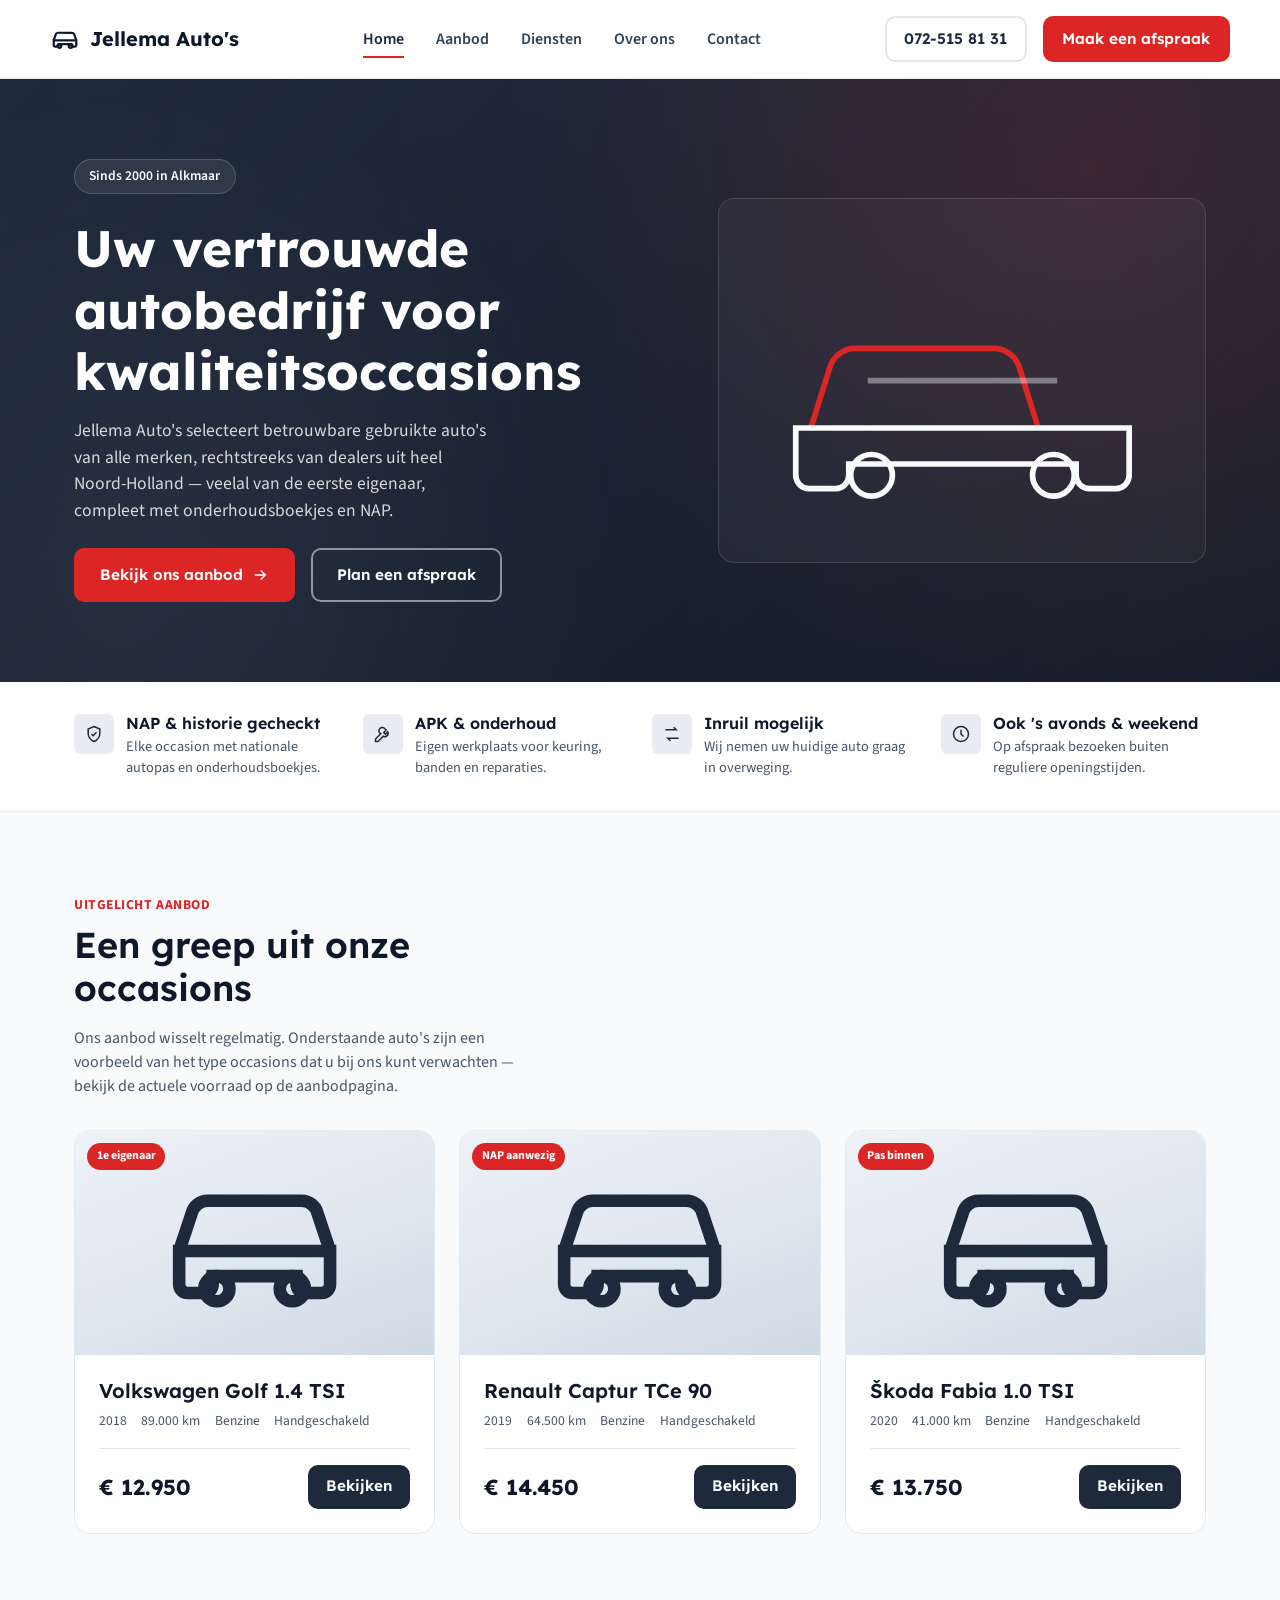
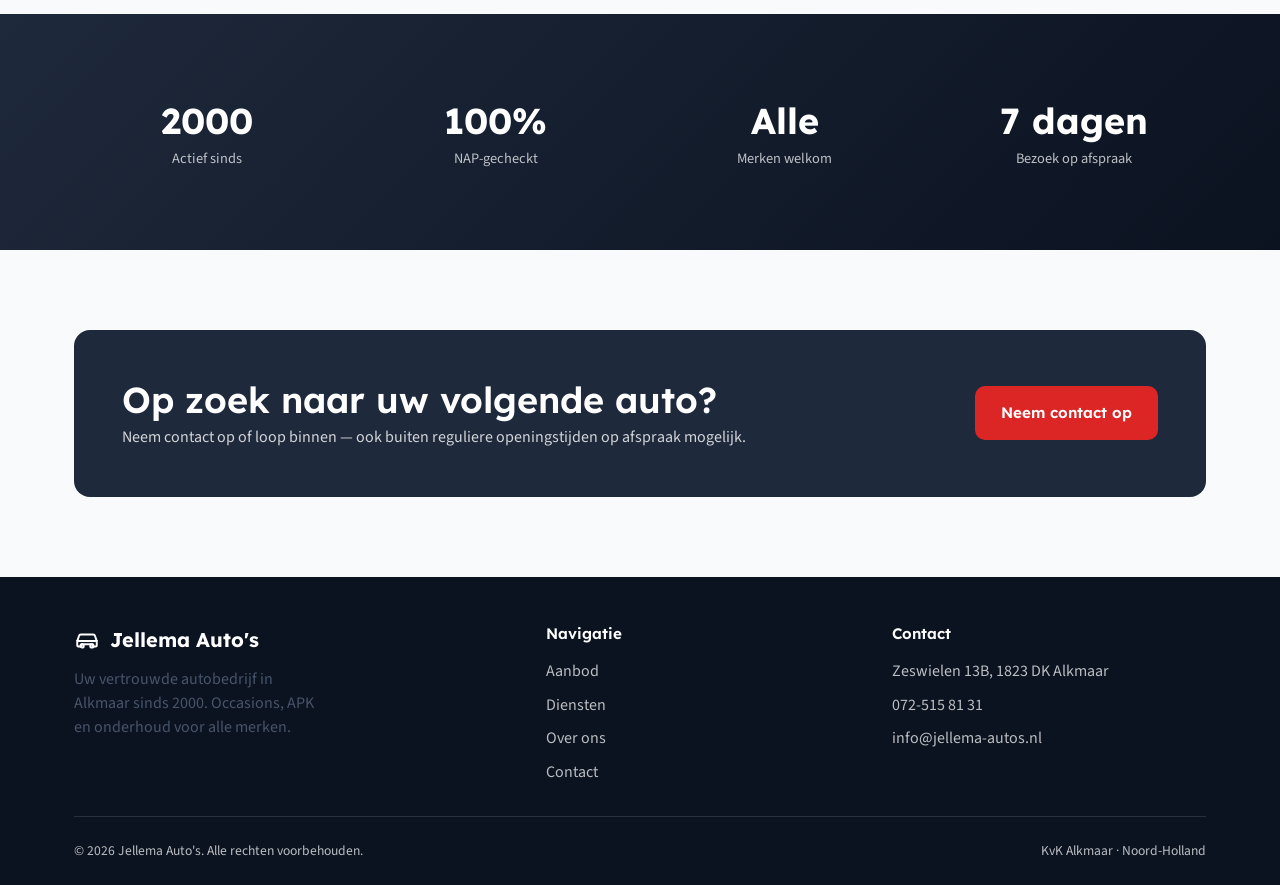
<file: website/index.html>
<!doctype html>
<html lang="nl">
<head>
  <meta charset="UTF-8" />
  <meta name="viewport" content="width=device-width, initial-scale=1, viewport-fit=cover" />
  <title>Jellema Auto's — Gebruikte auto's, APK &amp; onderhoud in Alkmaar</title>
  <meta name="description" content="Jellema Auto's in Alkmaar: al sinds 2000 uw vertrouwde adres voor kwaliteitsoccasions, APK-keuring en onderhoud voor alle merken." />
  <link rel="preconnect" href="https://fonts.googleapis.com" />
  <link rel="preconnect" href="https://fonts.gstatic.com" crossorigin />
  <link href="https://fonts.googleapis.com/css2?family=Lexend:wght@400;500;600;700&family=Source+Sans+3:wght@400;500;600;700&display=swap" rel="stylesheet" />
  <link rel="stylesheet" href="assets/css/styles.css" />
</head>
<body>
  <header class="site-header">
    <nav class="nav container" aria-label="Hoofdmenu">
      <a class="brand" href="index.html">
        <svg width="30" height="30" viewBox="0 0 24 24" fill="none" stroke="currentColor" stroke-width="1.8" aria-hidden="true"><path d="M3 13l1.5-4.5A2 2 0 0 1 6.4 7h11.2a2 2 0 0 1 1.9 1.5L21 13"/><path d="M3 13h18v4a1 1 0 0 1-1 1h-2a1 1 0 0 1-1-1v-1H7v1a1 1 0 0 1-1 1H4a1 1 0 0 1-1-1v-4Z"/><circle cx="7.5" cy="17.5" r="1.5"/><circle cx="16.5" cy="17.5" r="1.5"/></svg>
        Jellema Auto's
      </a>
      <ul class="nav-links">
        <li><a href="index.html" aria-current="page">Home</a></li>
        <li><a href="aanbod.html">Aanbod</a></li>
        <li><a href="diensten.html">Diensten</a></li>
        <li><a href="over-ons.html">Over ons</a></li>
        <li><a href="contact.html">Contact</a></li>
      </ul>
      <div class="nav-cta">
        <a class="btn btn-outline btn-outline-dark" style="color:var(--color-primary); border-color:var(--color-border);" href="tel:0725158131">072-515 81 31</a>
        <a class="btn btn-accent" href="contact.html">Maak een afspraak</a>
        <button class="nav-toggle" aria-label="Menu openen" aria-expanded="false">
          <svg viewBox="0 0 24 24" fill="none" stroke="currentColor" stroke-width="2" aria-hidden="true"><path d="M4 6h16M4 12h16M4 18h16"/></svg>
        </button>
      </div>
    </nav>
  </header>

  <main>
    <section class="hero">
      <div class="hero-bg-shape" aria-hidden="true"></div>
      <div class="container">
        <div>
          <span class="hero-eyebrow">Sinds 2000 in Alkmaar</span>
          <h1>Uw vertrouwde autobedrijf voor kwaliteitsoccasions</h1>
          <p class="lead">Jellema Auto's selecteert betrouwbare gebruikte auto's van alle merken, rechtstreeks van dealers uit heel Noord-Holland — veelal van de eerste eigenaar, compleet met onderhoudsboekjes en NAP.</p>
          <div class="hero-actions">
            <a class="btn btn-accent" href="aanbod.html">Bekijk ons aanbod
              <svg width="18" height="18" viewBox="0 0 24 24" fill="none" stroke="currentColor" stroke-width="2" aria-hidden="true"><path d="M5 12h14M13 6l6 6-6 6"/></svg>
            </a>
            <a class="btn btn-outline" href="contact.html">Plan een afspraak</a>
          </div>
        </div>
        <div class="hero-art" aria-hidden="true">
          <svg viewBox="0 0 200 140" fill="none" stroke="#dc2626" stroke-width="3">
            <path d="M20 95l10-32a14 14 0 0 1 13.4-10h73.2a14 14 0 0 1 13.4 10l10 32" />
            <path d="M12 95h176v25a7 7 0 0 1-7 7h-14a7 7 0 0 1-7-7v-6H40v6a7 7 0 0 1-7 7H19a7 7 0 0 1-7-7V95Z" stroke="#f8fafc" />
            <circle cx="52" cy="120" r="11" stroke="#f8fafc" />
            <circle cx="148" cy="120" r="11" stroke="#f8fafc" />
            <path d="M50 70h100" stroke="#f8fafc" stroke-opacity="0.4" />
          </svg>
        </div>
      </div>
    </section>

    <section class="value-strip">
      <div class="container">
        <div class="value-item">
          <span class="icon"><svg width="20" height="20" viewBox="0 0 24 24" fill="none" stroke="currentColor" stroke-width="1.8" aria-hidden="true"><path d="M12 3l7 3v5c0 4.5-3 8-7 10-4-2-7-5.5-7-10V6l7-3Z"/><path d="M9 12l2 2 4-4"/></svg></span>
          <div>
            <h3>NAP &amp; historie gecheckt</h3>
            <p>Elke occasion met nationale autopas en onderhoudsboekjes.</p>
          </div>
        </div>
        <div class="value-item">
          <span class="icon"><svg width="20" height="20" viewBox="0 0 24 24" fill="none" stroke="currentColor" stroke-width="1.8" aria-hidden="true"><path d="M14.7 6.3a4 4 0 1 0-5.4 5.4L3 18v3h3l6.3-6.3a4 4 0 0 0 5.4-5.4l-2.8 2.8-2-2 2.8-2.8Z"/></svg></span>
          <div>
            <h3>APK &amp; onderhoud</h3>
            <p>Eigen werkplaats voor keuring, banden en reparaties.</p>
          </div>
        </div>
        <div class="value-item">
          <span class="icon"><svg width="20" height="20" viewBox="0 0 24 24" fill="none" stroke="currentColor" stroke-width="1.8" aria-hidden="true"><path d="M4 7h13l-3-3M20 17H7l3 3"/></svg></span>
          <div>
            <h3>Inruil mogelijk</h3>
            <p>Wij nemen uw huidige auto graag in overweging.</p>
          </div>
        </div>
        <div class="value-item">
          <span class="icon"><svg width="20" height="20" viewBox="0 0 24 24" fill="none" stroke="currentColor" stroke-width="1.8" aria-hidden="true"><circle cx="12" cy="12" r="9"/><path d="M12 7v5l3 3"/></svg></span>
          <div>
            <h3>Ook 's avonds &amp; weekend</h3>
            <p>Op afspraak bezoeken buiten reguliere openingstijden.</p>
          </div>
        </div>
      </div>
    </section>

    <section class="section">
      <div class="container">
        <div class="section-head" data-reveal>
          <span class="eyebrow">Uitgelicht aanbod</span>
          <h2>Een greep uit onze occasions</h2>
          <p>Ons aanbod wisselt regelmatig. Onderstaande auto's zijn een voorbeeld van het type occasions dat u bij ons kunt verwachten — bekijk de actuele voorraad op de aanbodpagina.</p>
        </div>
        <div class="grid grid-3" data-reveal id="featured-cars"></div>
      </div>
    </section>

    <section class="section section-navy">
      <div class="container">
        <div class="stats" data-reveal>
          <div class="stat"><div class="num">2000</div><div class="label">Actief sinds</div></div>
          <div class="stat"><div class="num">100%</div><div class="label">NAP-gecheckt</div></div>
          <div class="stat"><div class="num">Alle</div><div class="label">Merken welkom</div></div>
          <div class="stat"><div class="num">7 dagen</div><div class="label">Bezoek op afspraak</div></div>
        </div>
      </div>
    </section>

    <section class="section">
      <div class="container">
        <div class="cta-band" data-reveal>
          <div>
            <h2 style="color:#fff; margin-bottom:0.25rem;">Op zoek naar uw volgende auto?</h2>
            <p>Neem contact op of loop binnen — ook buiten reguliere openingstijden op afspraak mogelijk.</p>
          </div>
          <a class="btn btn-accent" href="contact.html">Neem contact op</a>
        </div>
      </div>
    </section>
  </main>

  <footer class="site-footer">
    <div class="container">
      <div class="footer-grid">
        <div>
          <a class="brand" href="index.html" style="color:#fff;">
            <svg width="26" height="26" viewBox="0 0 24 24" fill="none" stroke="currentColor" stroke-width="1.8" aria-hidden="true"><path d="M3 13l1.5-4.5A2 2 0 0 1 6.4 7h11.2a2 2 0 0 1 1.9 1.5L21 13"/><path d="M3 13h18v4a1 1 0 0 1-1 1h-2a1 1 0 0 1-1-1v-1H7v1a1 1 0 0 1-1 1H4a1 1 0 0 1-1-1v-4Z"/><circle cx="7.5" cy="17.5" r="1.5"/><circle cx="16.5" cy="17.5" r="1.5"/></svg>
            Jellema Auto's
          </a>
          <p style="margin-top:0.75rem; max-width:32ch;">Uw vertrouwde autobedrijf in Alkmaar sinds 2000. Occasions, APK en onderhoud voor alle merken.</p>
        </div>
        <div>
          <h4>Navigatie</h4>
          <ul>
            <li><a href="aanbod.html">Aanbod</a></li>
            <li><a href="diensten.html">Diensten</a></li>
            <li><a href="over-ons.html">Over ons</a></li>
            <li><a href="contact.html">Contact</a></li>
          </ul>
        </div>
        <div>
          <h4>Contact</h4>
          <ul>
            <li>Zeswielen 13B, 1823 DK Alkmaar</li>
            <li><a href="tel:0725158131">072-515 81 31</a></li>
            <li><a href="mailto:info@jellema-autos.nl">info@jellema-autos.nl</a></li>
          </ul>
        </div>
      </div>
      <div class="footer-bottom">
        <span>© <span id="year"></span> Jellema Auto's. Alle rechten voorbehouden.</span>
        <span>KvK Alkmaar &middot; Noord-Holland</span>
      </div>
    </div>
  </footer>

  <script>document.getElementById('year').textContent = new Date().getFullYear();</script>
  <script src="assets/js/main.js"></script>
  <script src="assets/js/cars.js"></script>
  <script>renderCars('#featured-cars', { featuredOnly: true, limit: 3, ctaLabel: 'Bekijken', ctaHref: 'aanbod.html' });</script>
</body>
</html>
</file>
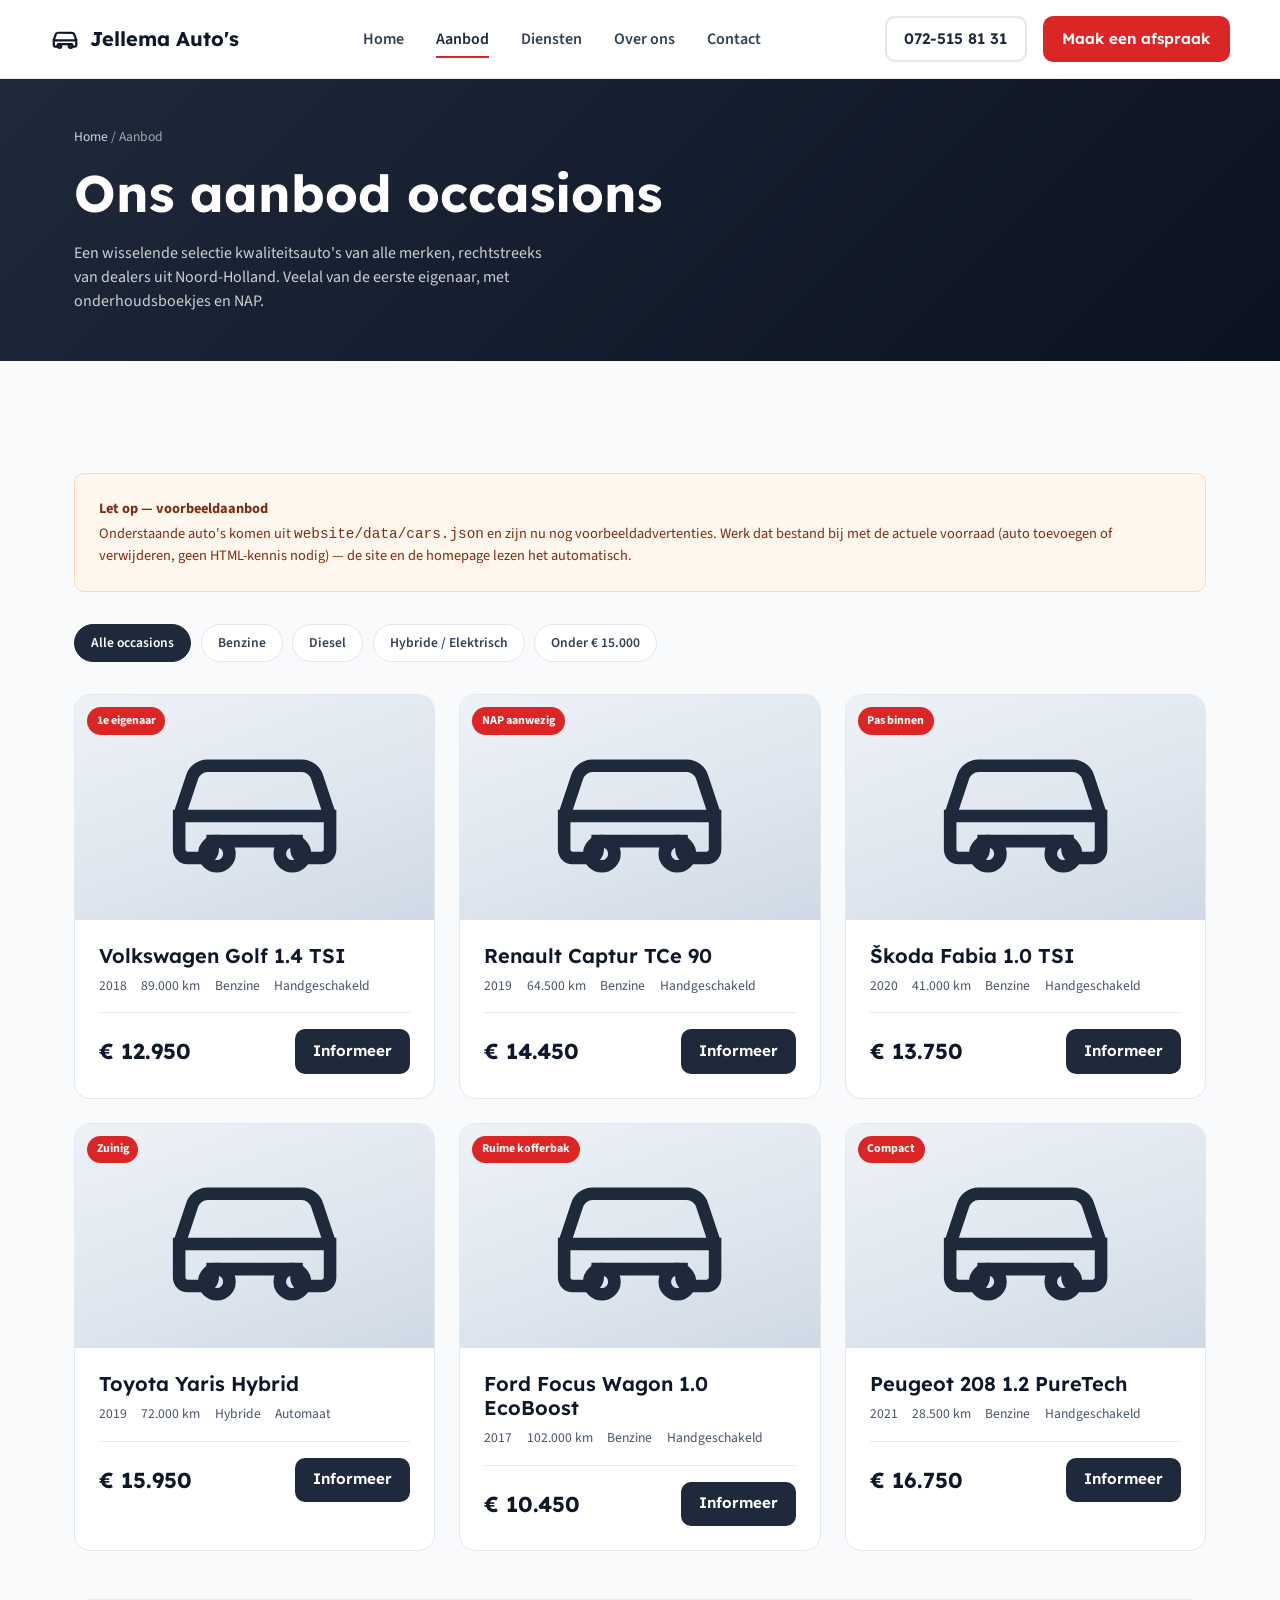
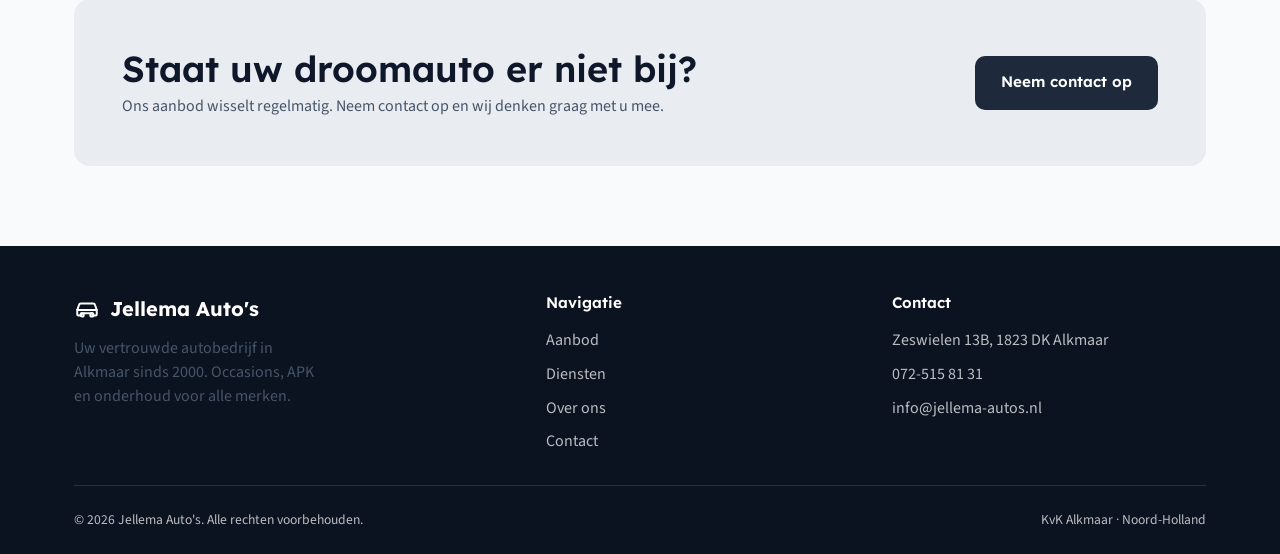
<file: website/aanbod.html>
<!doctype html>
<html lang="nl">
<head>
  <meta charset="UTF-8" />
  <meta name="viewport" content="width=device-width, initial-scale=1, viewport-fit=cover" />
  <title>Aanbod occasions — Jellema Auto's Alkmaar</title>
  <meta name="description" content="Bekijk het actuele aanbod gebruikte auto's van Jellema Auto's in Alkmaar. Alle merken, NAP-gecheckt en veelal van de eerste eigenaar." />
  <link rel="preconnect" href="https://fonts.googleapis.com" />
  <link rel="preconnect" href="https://fonts.gstatic.com" crossorigin />
  <link href="https://fonts.googleapis.com/css2?family=Lexend:wght@400;500;600;700&family=Source+Sans+3:wght@400;500;600;700&display=swap" rel="stylesheet" />
  <link rel="stylesheet" href="assets/css/styles.css" />
</head>
<body>
  <header class="site-header">
    <nav class="nav container" aria-label="Hoofdmenu">
      <a class="brand" href="index.html">
        <svg width="30" height="30" viewBox="0 0 24 24" fill="none" stroke="currentColor" stroke-width="1.8" aria-hidden="true"><path d="M3 13l1.5-4.5A2 2 0 0 1 6.4 7h11.2a2 2 0 0 1 1.9 1.5L21 13"/><path d="M3 13h18v4a1 1 0 0 1-1 1h-2a1 1 0 0 1-1-1v-1H7v1a1 1 0 0 1-1 1H4a1 1 0 0 1-1-1v-4Z"/><circle cx="7.5" cy="17.5" r="1.5"/><circle cx="16.5" cy="17.5" r="1.5"/></svg>
        Jellema Auto's
      </a>
      <ul class="nav-links">
        <li><a href="index.html">Home</a></li>
        <li><a href="aanbod.html" aria-current="page">Aanbod</a></li>
        <li><a href="diensten.html">Diensten</a></li>
        <li><a href="over-ons.html">Over ons</a></li>
        <li><a href="contact.html">Contact</a></li>
      </ul>
      <div class="nav-cta">
        <a class="btn btn-outline btn-outline-dark" style="color:var(--color-primary); border-color:var(--color-border);" href="tel:0725158131">072-515 81 31</a>
        <a class="btn btn-accent" href="contact.html">Maak een afspraak</a>
        <button class="nav-toggle" aria-label="Menu openen" aria-expanded="false">
          <svg viewBox="0 0 24 24" fill="none" stroke="currentColor" stroke-width="2" aria-hidden="true"><path d="M4 6h16M4 12h16M4 18h16"/></svg>
        </button>
      </div>
    </nav>
  </header>

  <main>
    <section class="page-header">
      <div class="container">
        <div class="breadcrumb"><a href="index.html">Home</a> / Aanbod</div>
        <h1>Ons aanbod occasions</h1>
        <p>Een wisselende selectie kwaliteitsauto's van alle merken, rechtstreeks van dealers uit Noord-Holland. Veelal van de eerste eigenaar, met onderhoudsboekjes en NAP.</p>
      </div>
    </section>

    <section class="section">
      <div class="container">
        <div class="notice-banner">
          <strong>Let op — voorbeeldaanbod</strong>
          Onderstaande auto's komen uit <code>website/data/cars.json</code> en zijn nu nog voorbeeldadvertenties. Werk dat bestand bij met de actuele voorraad (auto toevoegen of verwijderen, geen HTML-kennis nodig) — de site en de homepage lezen het automatisch.
        </div>

        <div class="filter-bar" style="margin-top:var(--space-4);">
          <span class="filter-chip active">Alle occasions</span>
          <span class="filter-chip">Benzine</span>
          <span class="filter-chip">Diesel</span>
          <span class="filter-chip">Hybride / Elektrisch</span>
          <span class="filter-chip">Onder € 15.000</span>
        </div>

        <div class="grid grid-3" data-reveal id="all-cars"></div>

        <div class="cta-band" style="margin-top:var(--space-5); background:var(--color-muted); color:var(--color-foreground);" data-reveal>
          <div>
            <h2 style="margin-bottom:0.25rem;">Staat uw droomauto er niet bij?</h2>
            <p style="color:var(--color-muted-foreground);">Ons aanbod wisselt regelmatig. Neem contact op en wij denken graag met u mee.</p>
          </div>
          <a class="btn btn-primary" href="contact.html">Neem contact op</a>
        </div>
      </div>
    </section>
  </main>

  <footer class="site-footer">
    <div class="container">
      <div class="footer-grid">
        <div>
          <a class="brand" href="index.html" style="color:#fff;">
            <svg width="26" height="26" viewBox="0 0 24 24" fill="none" stroke="currentColor" stroke-width="1.8" aria-hidden="true"><path d="M3 13l1.5-4.5A2 2 0 0 1 6.4 7h11.2a2 2 0 0 1 1.9 1.5L21 13"/><path d="M3 13h18v4a1 1 0 0 1-1 1h-2a1 1 0 0 1-1-1v-1H7v1a1 1 0 0 1-1 1H4a1 1 0 0 1-1-1v-4Z"/><circle cx="7.5" cy="17.5" r="1.5"/><circle cx="16.5" cy="17.5" r="1.5"/></svg>
            Jellema Auto's
          </a>
          <p style="margin-top:0.75rem; max-width:32ch;">Uw vertrouwde autobedrijf in Alkmaar sinds 2000. Occasions, APK en onderhoud voor alle merken.</p>
        </div>
        <div>
          <h4>Navigatie</h4>
          <ul>
            <li><a href="aanbod.html">Aanbod</a></li>
            <li><a href="diensten.html">Diensten</a></li>
            <li><a href="over-ons.html">Over ons</a></li>
            <li><a href="contact.html">Contact</a></li>
          </ul>
        </div>
        <div>
          <h4>Contact</h4>
          <ul>
            <li>Zeswielen 13B, 1823 DK Alkmaar</li>
            <li><a href="tel:0725158131">072-515 81 31</a></li>
            <li><a href="mailto:info@jellema-autos.nl">info@jellema-autos.nl</a></li>
          </ul>
        </div>
      </div>
      <div class="footer-bottom">
        <span>© <span id="year"></span> Jellema Auto's. Alle rechten voorbehouden.</span>
        <span>KvK Alkmaar &middot; Noord-Holland</span>
      </div>
    </div>
  </footer>

  <script>document.getElementById('year').textContent = new Date().getFullYear();</script>
  <script src="assets/js/main.js"></script>
  <script src="assets/js/cars.js"></script>
  <script>renderCars('#all-cars', { ctaLabel: 'Informeer', ctaHref: 'contact.html' });</script>
</body>
</html>
</file>
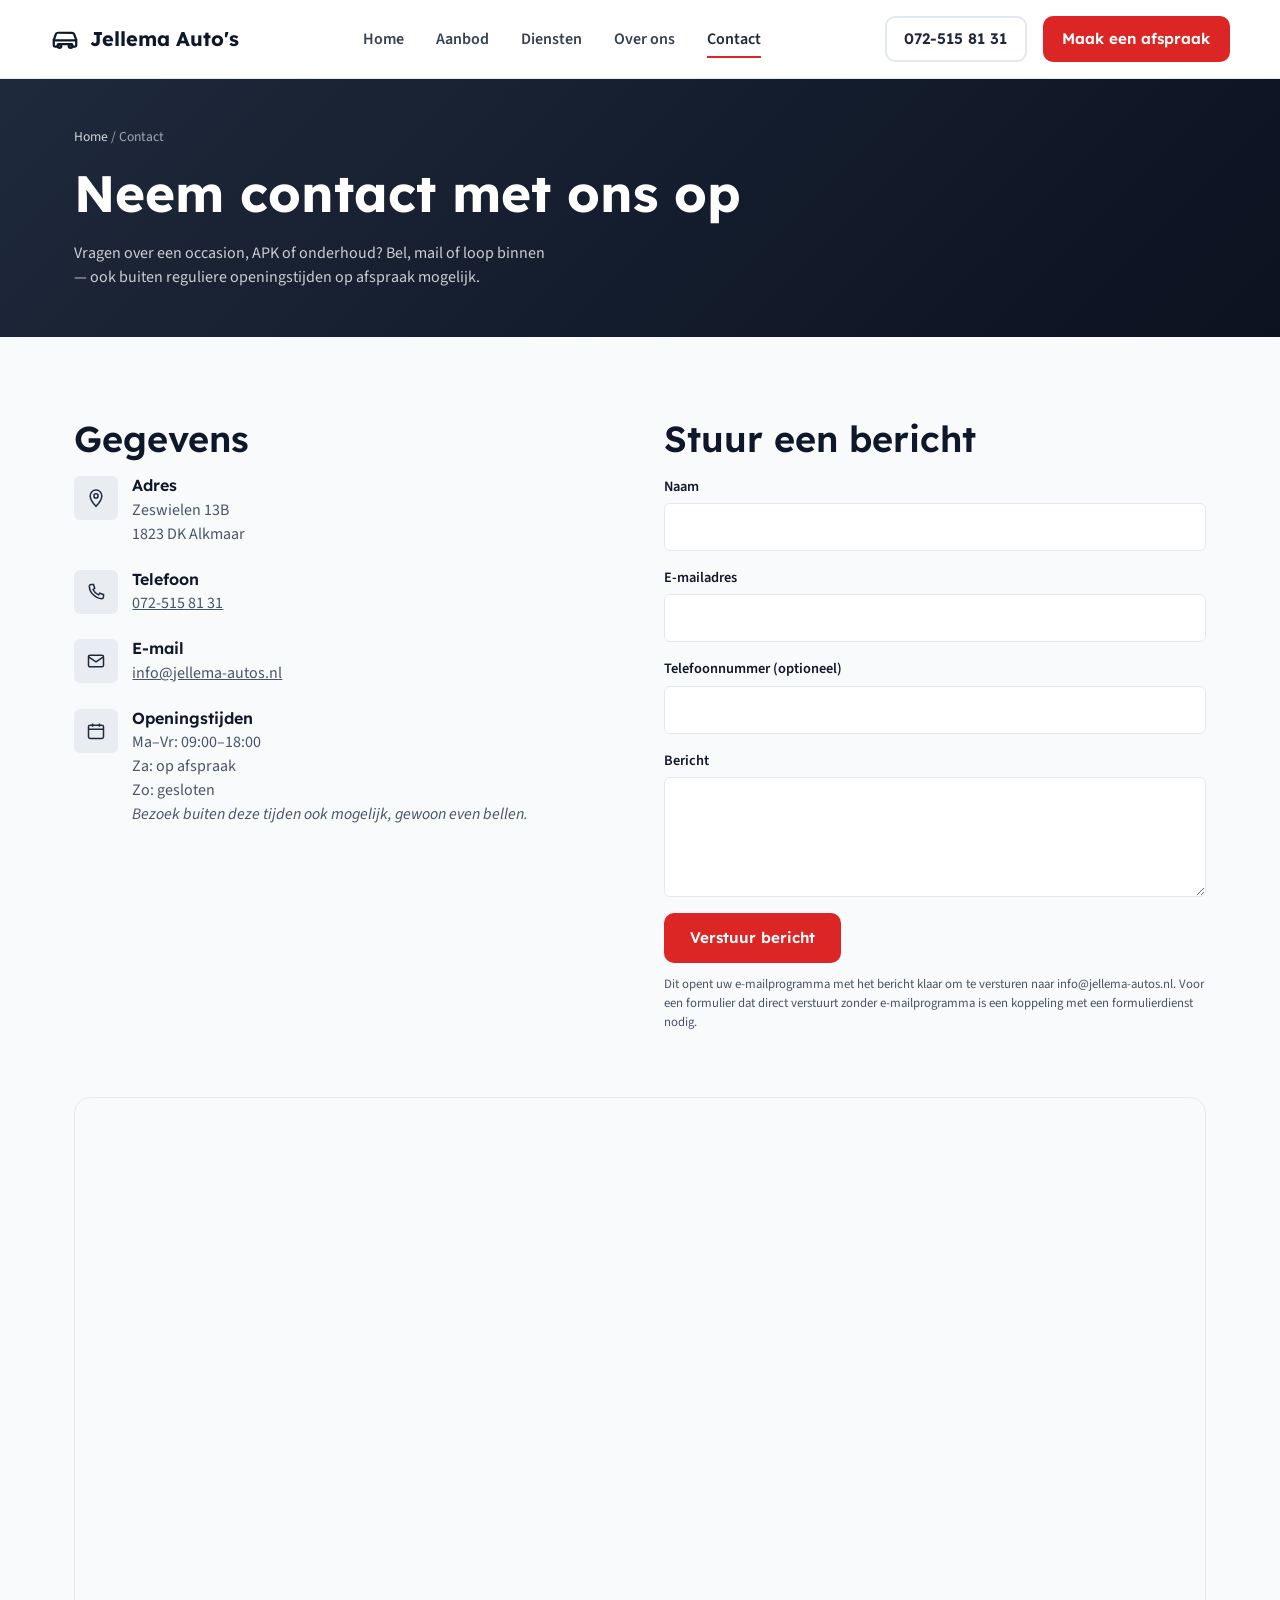
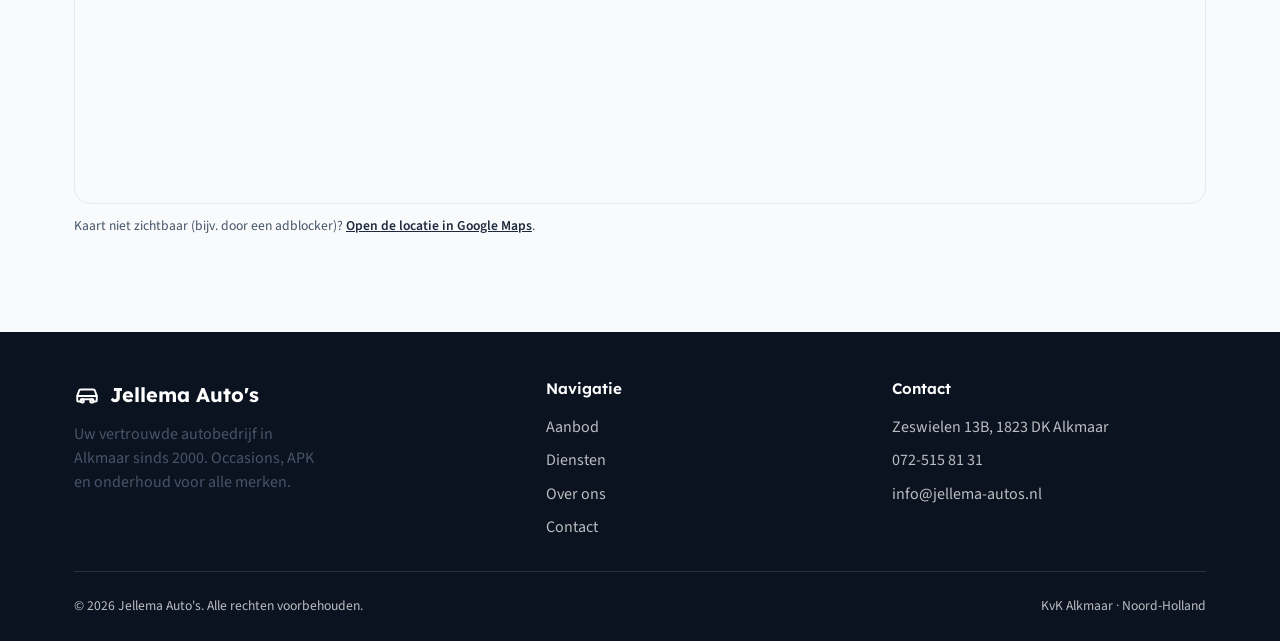
<file: website/contact.html>
<!doctype html>
<html lang="nl">
<head>
  <meta charset="UTF-8" />
  <meta name="viewport" content="width=device-width, initial-scale=1, viewport-fit=cover" />
  <title>Contact — Jellema Auto's Alkmaar</title>
  <meta name="description" content="Neem contact op met Jellema Auto's in Alkmaar voor occasions, APK of onderhoud. Zeswielen 13B, 1823 DK Alkmaar. Tel: 072-515 81 31." />
  <link rel="preconnect" href="https://fonts.googleapis.com" />
  <link rel="preconnect" href="https://fonts.gstatic.com" crossorigin />
  <link href="https://fonts.googleapis.com/css2?family=Lexend:wght@400;500;600;700&family=Source+Sans+3:wght@400;500;600;700&display=swap" rel="stylesheet" />
  <link rel="stylesheet" href="assets/css/styles.css" />
</head>
<body>
  <header class="site-header">
    <nav class="nav container" aria-label="Hoofdmenu">
      <a class="brand" href="index.html">
        <svg width="30" height="30" viewBox="0 0 24 24" fill="none" stroke="currentColor" stroke-width="1.8" aria-hidden="true"><path d="M3 13l1.5-4.5A2 2 0 0 1 6.4 7h11.2a2 2 0 0 1 1.9 1.5L21 13"/><path d="M3 13h18v4a1 1 0 0 1-1 1h-2a1 1 0 0 1-1-1v-1H7v1a1 1 0 0 1-1 1H4a1 1 0 0 1-1-1v-4Z"/><circle cx="7.5" cy="17.5" r="1.5"/><circle cx="16.5" cy="17.5" r="1.5"/></svg>
        Jellema Auto's
      </a>
      <ul class="nav-links">
        <li><a href="index.html">Home</a></li>
        <li><a href="aanbod.html">Aanbod</a></li>
        <li><a href="diensten.html">Diensten</a></li>
        <li><a href="over-ons.html">Over ons</a></li>
        <li><a href="contact.html" aria-current="page">Contact</a></li>
      </ul>
      <div class="nav-cta">
        <a class="btn btn-outline btn-outline-dark" style="color:var(--color-primary); border-color:var(--color-border);" href="tel:0725158131">072-515 81 31</a>
        <a class="btn btn-accent" href="contact.html">Maak een afspraak</a>
        <button class="nav-toggle" aria-label="Menu openen" aria-expanded="false">
          <svg viewBox="0 0 24 24" fill="none" stroke="currentColor" stroke-width="2" aria-hidden="true"><path d="M4 6h16M4 12h16M4 18h16"/></svg>
        </button>
      </div>
    </nav>
  </header>

  <main>
    <section class="page-header">
      <div class="container">
        <div class="breadcrumb"><a href="index.html">Home</a> / Contact</div>
        <h1>Neem contact met ons op</h1>
        <p>Vragen over een occasion, APK of onderhoud? Bel, mail of loop binnen — ook buiten reguliere openingstijden op afspraak mogelijk.</p>
      </div>
    </section>

    <section class="section">
      <div class="container">
        <div class="contact-grid">
          <div data-reveal>
            <h2>Gegevens</h2>
            <ul class="info-list">
              <li>
                <span class="icon"><svg width="20" height="20" viewBox="0 0 24 24" fill="none" stroke="currentColor" stroke-width="1.8" aria-hidden="true"><path d="M12 22s7-7.5 7-12.5a7 7 0 1 0-14 0C5 14.5 12 22 12 22Z"/><circle cx="12" cy="9.5" r="2.5"/></svg></span>
                <div>
                  <h3>Adres</h3>
                  <p>Zeswielen 13B<br />1823 DK Alkmaar</p>
                </div>
              </li>
              <li>
                <span class="icon"><svg width="20" height="20" viewBox="0 0 24 24" fill="none" stroke="currentColor" stroke-width="1.8" aria-hidden="true"><path d="M6 3h3l1.5 4.5-2 1.5a12 12 0 0 0 6.5 6.5l1.5-2L21 15v3a2 2 0 0 1-2 2C11.5 20 4 12.5 4 5a2 2 0 0 1 2-2Z"/></svg></span>
                <div>
                  <h3>Telefoon</h3>
                  <p><a href="tel:0725158131">072-515 81 31</a></p>
                </div>
              </li>
              <li>
                <span class="icon"><svg width="20" height="20" viewBox="0 0 24 24" fill="none" stroke="currentColor" stroke-width="1.8" aria-hidden="true"><rect x="3" y="5" width="18" height="14" rx="2"/><path d="M3 7l9 6 9-6"/></svg></span>
                <div>
                  <h3>E-mail</h3>
                  <p><a href="mailto:info@jellema-autos.nl">info@jellema-autos.nl</a></p>
                </div>
              </li>
              <li>
                <span class="icon"><svg width="20" height="20" viewBox="0 0 24 24" fill="none" stroke="currentColor" stroke-width="1.8" aria-hidden="true"><rect x="3" y="5" width="18" height="16" rx="2"/><path d="M16 3v4M8 3v4M3 10h18"/></svg></span>
                <div>
                  <h3>Openingstijden</h3>
                  <p>Ma&ndash;Vr: 09:00&ndash;18:00<br />Za: op afspraak<br />Zo: gesloten<br /><em>Bezoek buiten deze tijden ook mogelijk, gewoon even bellen.</em></p>
                </div>
              </li>
            </ul>
          </div>

          <div data-reveal>
            <h2>Stuur een bericht</h2>
            <form id="contact-form">
              <div class="form-field">
                <label for="name">Naam</label>
                <input id="name" name="name" type="text" autocomplete="name" required />
              </div>
              <div class="form-field">
                <label for="email">E-mailadres</label>
                <input id="email" name="email" type="email" autocomplete="email" required />
              </div>
              <div class="form-field">
                <label for="phone">Telefoonnummer (optioneel)</label>
                <input id="phone" name="phone" type="tel" autocomplete="tel" />
              </div>
              <div class="form-field">
                <label for="message">Bericht</label>
                <textarea id="message" name="message" required></textarea>
              </div>
              <button class="btn btn-accent" type="submit">Verstuur bericht</button>
              <p style="font-size:0.8rem; margin-top:0.75rem;">Dit opent uw e-mailprogramma met het bericht klaar om te versturen naar info@jellema-autos.nl. Voor een formulier dat direct verstuurt zonder e-mailprogramma is een koppeling met een formulierdienst nodig.</p>
            </form>
          </div>
        </div>

        <div class="map-frame" style="margin-top:var(--space-5);" data-reveal>
          <iframe
            title="Locatie Jellema Auto's op de kaart"
            src="https://www.google.com/maps?q=Zeswielen+13B,+1823+DK+Alkmaar&output=embed"
            loading="lazy"
            referrerpolicy="no-referrer-when-downgrade">
          </iframe>
        </div>
        <p style="margin-top:0.75rem; font-size:0.85rem; color:var(--color-muted-foreground);">
          Kaart niet zichtbaar (bijv. door een adblocker)?
          <a href="https://www.google.com/maps/search/?api=1&query=Zeswielen+13B%2C+1823+DK+Alkmaar" target="_blank" rel="noopener" style="color:var(--color-primary); font-weight:600;">Open de locatie in Google Maps</a>.
        </p>
      </div>
    </section>
  </main>

  <footer class="site-footer">
    <div class="container">
      <div class="footer-grid">
        <div>
          <a class="brand" href="index.html" style="color:#fff;">
            <svg width="26" height="26" viewBox="0 0 24 24" fill="none" stroke="currentColor" stroke-width="1.8" aria-hidden="true"><path d="M3 13l1.5-4.5A2 2 0 0 1 6.4 7h11.2a2 2 0 0 1 1.9 1.5L21 13"/><path d="M3 13h18v4a1 1 0 0 1-1 1h-2a1 1 0 0 1-1-1v-1H7v1a1 1 0 0 1-1 1H4a1 1 0 0 1-1-1v-4Z"/><circle cx="7.5" cy="17.5" r="1.5"/><circle cx="16.5" cy="17.5" r="1.5"/></svg>
            Jellema Auto's
          </a>
          <p style="margin-top:0.75rem; max-width:32ch;">Uw vertrouwde autobedrijf in Alkmaar sinds 2000. Occasions, APK en onderhoud voor alle merken.</p>
        </div>
        <div>
          <h4>Navigatie</h4>
          <ul>
            <li><a href="aanbod.html">Aanbod</a></li>
            <li><a href="diensten.html">Diensten</a></li>
            <li><a href="over-ons.html">Over ons</a></li>
            <li><a href="contact.html">Contact</a></li>
          </ul>
        </div>
        <div>
          <h4>Contact</h4>
          <ul>
            <li>Zeswielen 13B, 1823 DK Alkmaar</li>
            <li><a href="tel:0725158131">072-515 81 31</a></li>
            <li><a href="mailto:info@jellema-autos.nl">info@jellema-autos.nl</a></li>
          </ul>
        </div>
      </div>
      <div class="footer-bottom">
        <span>© <span id="year"></span> Jellema Auto's. Alle rechten voorbehouden.</span>
        <span>KvK Alkmaar &middot; Noord-Holland</span>
      </div>
    </div>
  </footer>

  <script>document.getElementById('year').textContent = new Date().getFullYear();</script>
  <script src="assets/js/main.js"></script>
</body>
</html>
</file>
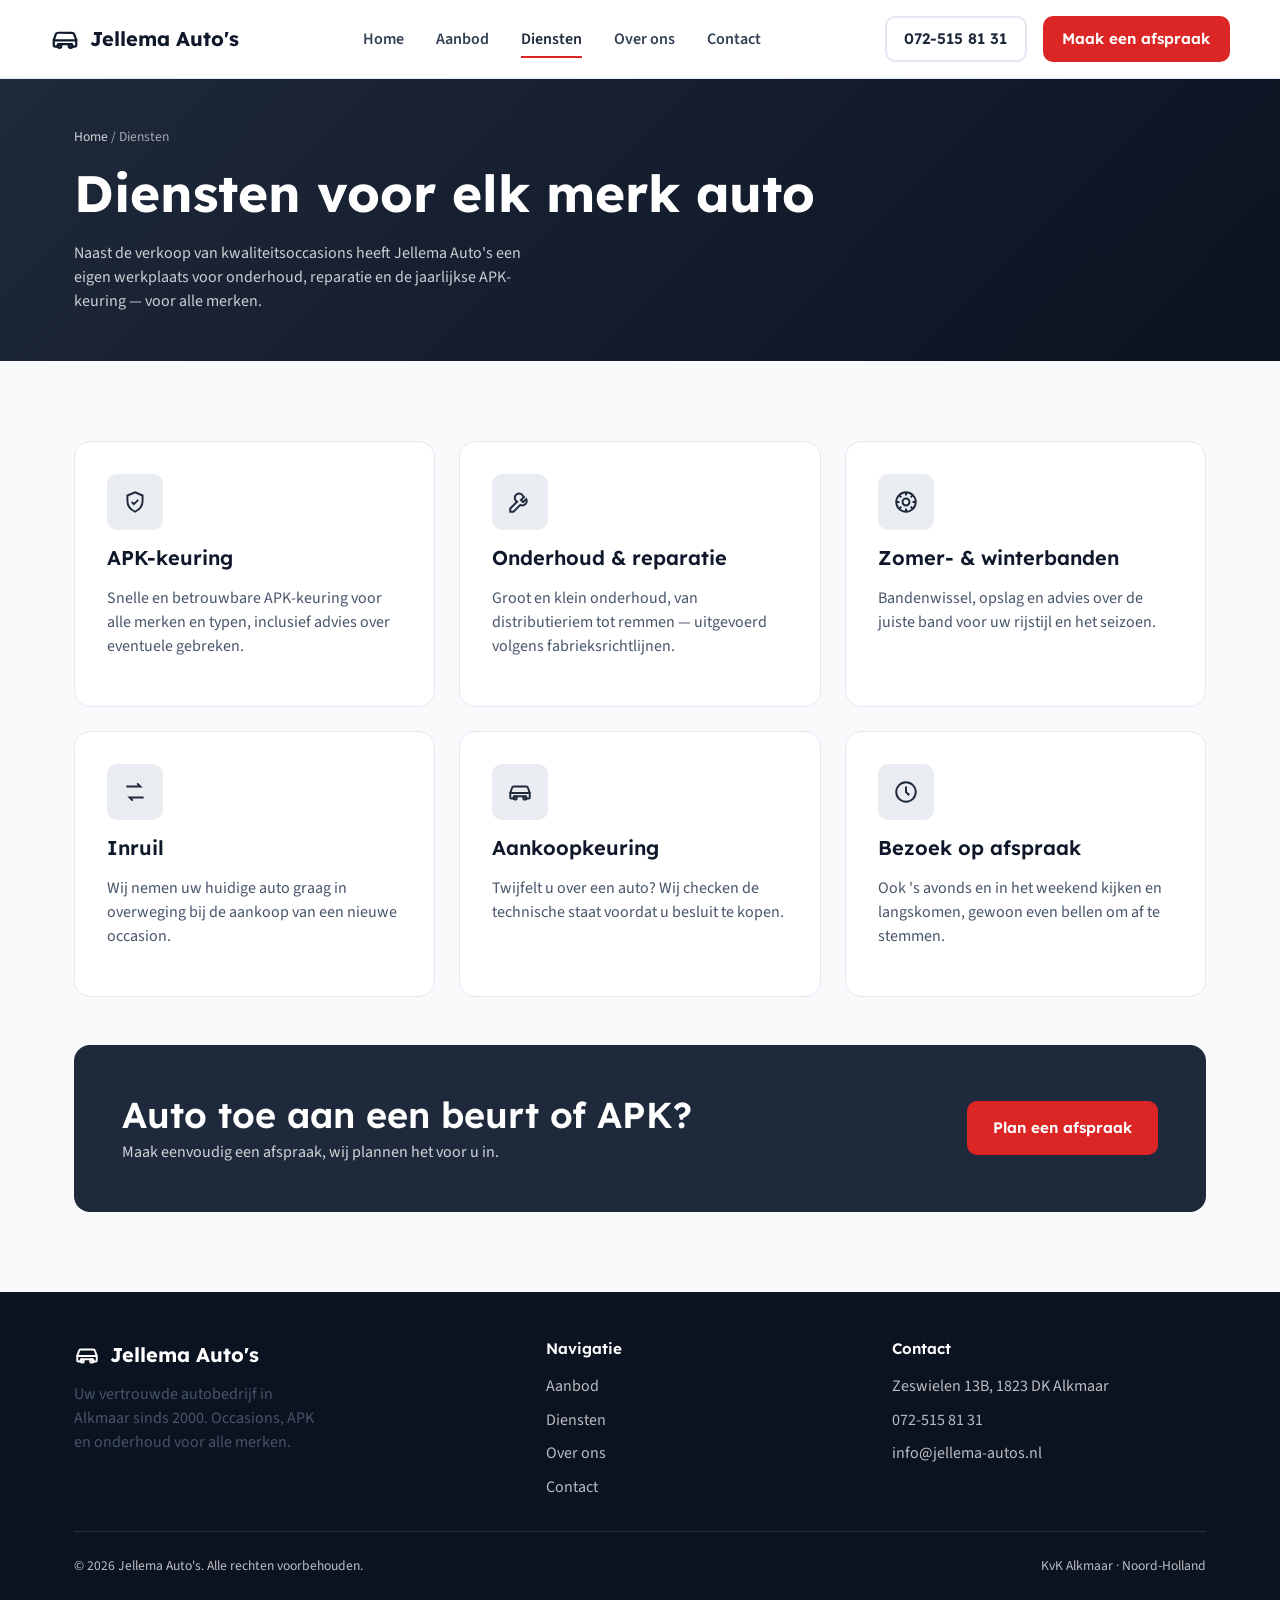
<file: website/diensten.html>
<!doctype html>
<html lang="nl">
<head>
  <meta charset="UTF-8" />
  <meta name="viewport" content="width=device-width, initial-scale=1, viewport-fit=cover" />
  <title>Diensten — APK, onderhoud &amp; inruil | Jellema Auto's</title>
  <meta name="description" content="Jellema Auto's Alkmaar verzorgt APK-keuringen, onderhoud en reparaties voor alle merken, plus inruil van uw huidige auto." />
  <link rel="preconnect" href="https://fonts.googleapis.com" />
  <link rel="preconnect" href="https://fonts.gstatic.com" crossorigin />
  <link href="https://fonts.googleapis.com/css2?family=Lexend:wght@400;500;600;700&family=Source+Sans+3:wght@400;500;600;700&display=swap" rel="stylesheet" />
  <link rel="stylesheet" href="assets/css/styles.css" />
</head>
<body>
  <header class="site-header">
    <nav class="nav container" aria-label="Hoofdmenu">
      <a class="brand" href="index.html">
        <svg width="30" height="30" viewBox="0 0 24 24" fill="none" stroke="currentColor" stroke-width="1.8" aria-hidden="true"><path d="M3 13l1.5-4.5A2 2 0 0 1 6.4 7h11.2a2 2 0 0 1 1.9 1.5L21 13"/><path d="M3 13h18v4a1 1 0 0 1-1 1h-2a1 1 0 0 1-1-1v-1H7v1a1 1 0 0 1-1 1H4a1 1 0 0 1-1-1v-4Z"/><circle cx="7.5" cy="17.5" r="1.5"/><circle cx="16.5" cy="17.5" r="1.5"/></svg>
        Jellema Auto's
      </a>
      <ul class="nav-links">
        <li><a href="index.html">Home</a></li>
        <li><a href="aanbod.html">Aanbod</a></li>
        <li><a href="diensten.html" aria-current="page">Diensten</a></li>
        <li><a href="over-ons.html">Over ons</a></li>
        <li><a href="contact.html">Contact</a></li>
      </ul>
      <div class="nav-cta">
        <a class="btn btn-outline btn-outline-dark" style="color:var(--color-primary); border-color:var(--color-border);" href="tel:0725158131">072-515 81 31</a>
        <a class="btn btn-accent" href="contact.html">Maak een afspraak</a>
        <button class="nav-toggle" aria-label="Menu openen" aria-expanded="false">
          <svg viewBox="0 0 24 24" fill="none" stroke="currentColor" stroke-width="2" aria-hidden="true"><path d="M4 6h16M4 12h16M4 18h16"/></svg>
        </button>
      </div>
    </nav>
  </header>

  <main>
    <section class="page-header">
      <div class="container">
        <div class="breadcrumb"><a href="index.html">Home</a> / Diensten</div>
        <h1>Diensten voor elk merk auto</h1>
        <p>Naast de verkoop van kwaliteitsoccasions heeft Jellema Auto's een eigen werkplaats voor onderhoud, reparatie en de jaarlijkse APK-keuring — voor alle merken.</p>
      </div>
    </section>

    <section class="section">
      <div class="container">
        <div class="grid grid-3" data-reveal>
          <div class="card service-card">
            <span class="icon"><svg width="26" height="26" viewBox="0 0 24 24" fill="none" stroke="currentColor" stroke-width="1.8" aria-hidden="true"><path d="M12 3l7 3v5c0 4.5-3 8-7 10-4-2-7-5.5-7-10V6l7-3Z"/><path d="M9 12l2 2 4-4"/></svg></span>
            <h3>APK-keuring</h3>
            <p>Snelle en betrouwbare APK-keuring voor alle merken en typen, inclusief advies over eventuele gebreken.</p>
          </div>
          <div class="card service-card">
            <span class="icon"><svg width="26" height="26" viewBox="0 0 24 24" fill="none" stroke="currentColor" stroke-width="1.8" aria-hidden="true"><path d="M14.7 6.3a4 4 0 1 0-5.4 5.4L3 18v3h3l6.3-6.3a4 4 0 0 0 5.4-5.4l-2.8 2.8-2-2 2.8-2.8Z"/></svg></span>
            <h3>Onderhoud &amp; reparatie</h3>
            <p>Groot en klein onderhoud, van distributieriem tot remmen — uitgevoerd volgens fabrieksrichtlijnen.</p>
          </div>
          <div class="card service-card">
            <span class="icon"><svg width="26" height="26" viewBox="0 0 24 24" fill="none" stroke="currentColor" stroke-width="1.8" aria-hidden="true"><circle cx="12" cy="12" r="9"/><circle cx="12" cy="12" r="3.2"/><path d="M12 3v3M12 18v3M3 12h3M18 12h3M5.6 5.6l2.1 2.1M16.3 16.3l2.1 2.1M5.6 18.4l2.1-2.1M16.3 7.7l2.1-2.1"/></svg></span>
            <h3>Zomer- &amp; winterbanden</h3>
            <p>Bandenwissel, opslag en advies over de juiste band voor uw rijstijl en het seizoen.</p>
          </div>
          <div class="card service-card">
            <span class="icon"><svg width="26" height="26" viewBox="0 0 24 24" fill="none" stroke="currentColor" stroke-width="1.8" aria-hidden="true"><path d="M4 7h13l-3-3M20 17H7l3 3"/></svg></span>
            <h3>Inruil</h3>
            <p>Wij nemen uw huidige auto graag in overweging bij de aankoop van een nieuwe occasion.</p>
          </div>
          <div class="card service-card">
            <span class="icon"><svg width="26" height="26" viewBox="0 0 24 24" fill="none" stroke="currentColor" stroke-width="1.8" aria-hidden="true"><path d="M3 13l1.5-4.5A2 2 0 0 1 6.4 7h11.2a2 2 0 0 1 1.9 1.5L21 13"/><path d="M3 13h18v4a1 1 0 0 1-1 1h-2a1 1 0 0 1-1-1v-1H7v1a1 1 0 0 1-1 1H4a1 1 0 0 1-1-1v-4Z"/><circle cx="7.5" cy="17.5" r="1.5"/><circle cx="16.5" cy="17.5" r="1.5"/></svg></span>
            <h3>Aankoopkeuring</h3>
            <p>Twijfelt u over een auto? Wij checken de technische staat voordat u besluit te kopen.</p>
          </div>
          <div class="card service-card">
            <span class="icon"><svg width="26" height="26" viewBox="0 0 24 24" fill="none" stroke="currentColor" stroke-width="1.8" aria-hidden="true"><circle cx="12" cy="12" r="9"/><path d="M12 7v5l3 3"/></svg></span>
            <h3>Bezoek op afspraak</h3>
            <p>Ook 's avonds en in het weekend kijken en langskomen, gewoon even bellen om af te stemmen.</p>
          </div>
        </div>

        <div class="cta-band" style="margin-top:var(--space-5);" data-reveal>
          <div>
            <h2 style="color:#fff; margin-bottom:0.25rem;">Auto toe aan een beurt of APK?</h2>
            <p>Maak eenvoudig een afspraak, wij plannen het voor u in.</p>
          </div>
          <a class="btn btn-accent" href="contact.html">Plan een afspraak</a>
        </div>
      </div>
    </section>
  </main>

  <footer class="site-footer">
    <div class="container">
      <div class="footer-grid">
        <div>
          <a class="brand" href="index.html" style="color:#fff;">
            <svg width="26" height="26" viewBox="0 0 24 24" fill="none" stroke="currentColor" stroke-width="1.8" aria-hidden="true"><path d="M3 13l1.5-4.5A2 2 0 0 1 6.4 7h11.2a2 2 0 0 1 1.9 1.5L21 13"/><path d="M3 13h18v4a1 1 0 0 1-1 1h-2a1 1 0 0 1-1-1v-1H7v1a1 1 0 0 1-1 1H4a1 1 0 0 1-1-1v-4Z"/><circle cx="7.5" cy="17.5" r="1.5"/><circle cx="16.5" cy="17.5" r="1.5"/></svg>
            Jellema Auto's
          </a>
          <p style="margin-top:0.75rem; max-width:32ch;">Uw vertrouwde autobedrijf in Alkmaar sinds 2000. Occasions, APK en onderhoud voor alle merken.</p>
        </div>
        <div>
          <h4>Navigatie</h4>
          <ul>
            <li><a href="aanbod.html">Aanbod</a></li>
            <li><a href="diensten.html">Diensten</a></li>
            <li><a href="over-ons.html">Over ons</a></li>
            <li><a href="contact.html">Contact</a></li>
          </ul>
        </div>
        <div>
          <h4>Contact</h4>
          <ul>
            <li>Zeswielen 13B, 1823 DK Alkmaar</li>
            <li><a href="tel:0725158131">072-515 81 31</a></li>
            <li><a href="mailto:info@jellema-autos.nl">info@jellema-autos.nl</a></li>
          </ul>
        </div>
      </div>
      <div class="footer-bottom">
        <span>© <span id="year"></span> Jellema Auto's. Alle rechten voorbehouden.</span>
        <span>KvK Alkmaar &middot; Noord-Holland</span>
      </div>
    </div>
  </footer>

  <script>document.getElementById('year').textContent = new Date().getFullYear();</script>
  <script src="assets/js/main.js"></script>
</body>
</html>
</file>
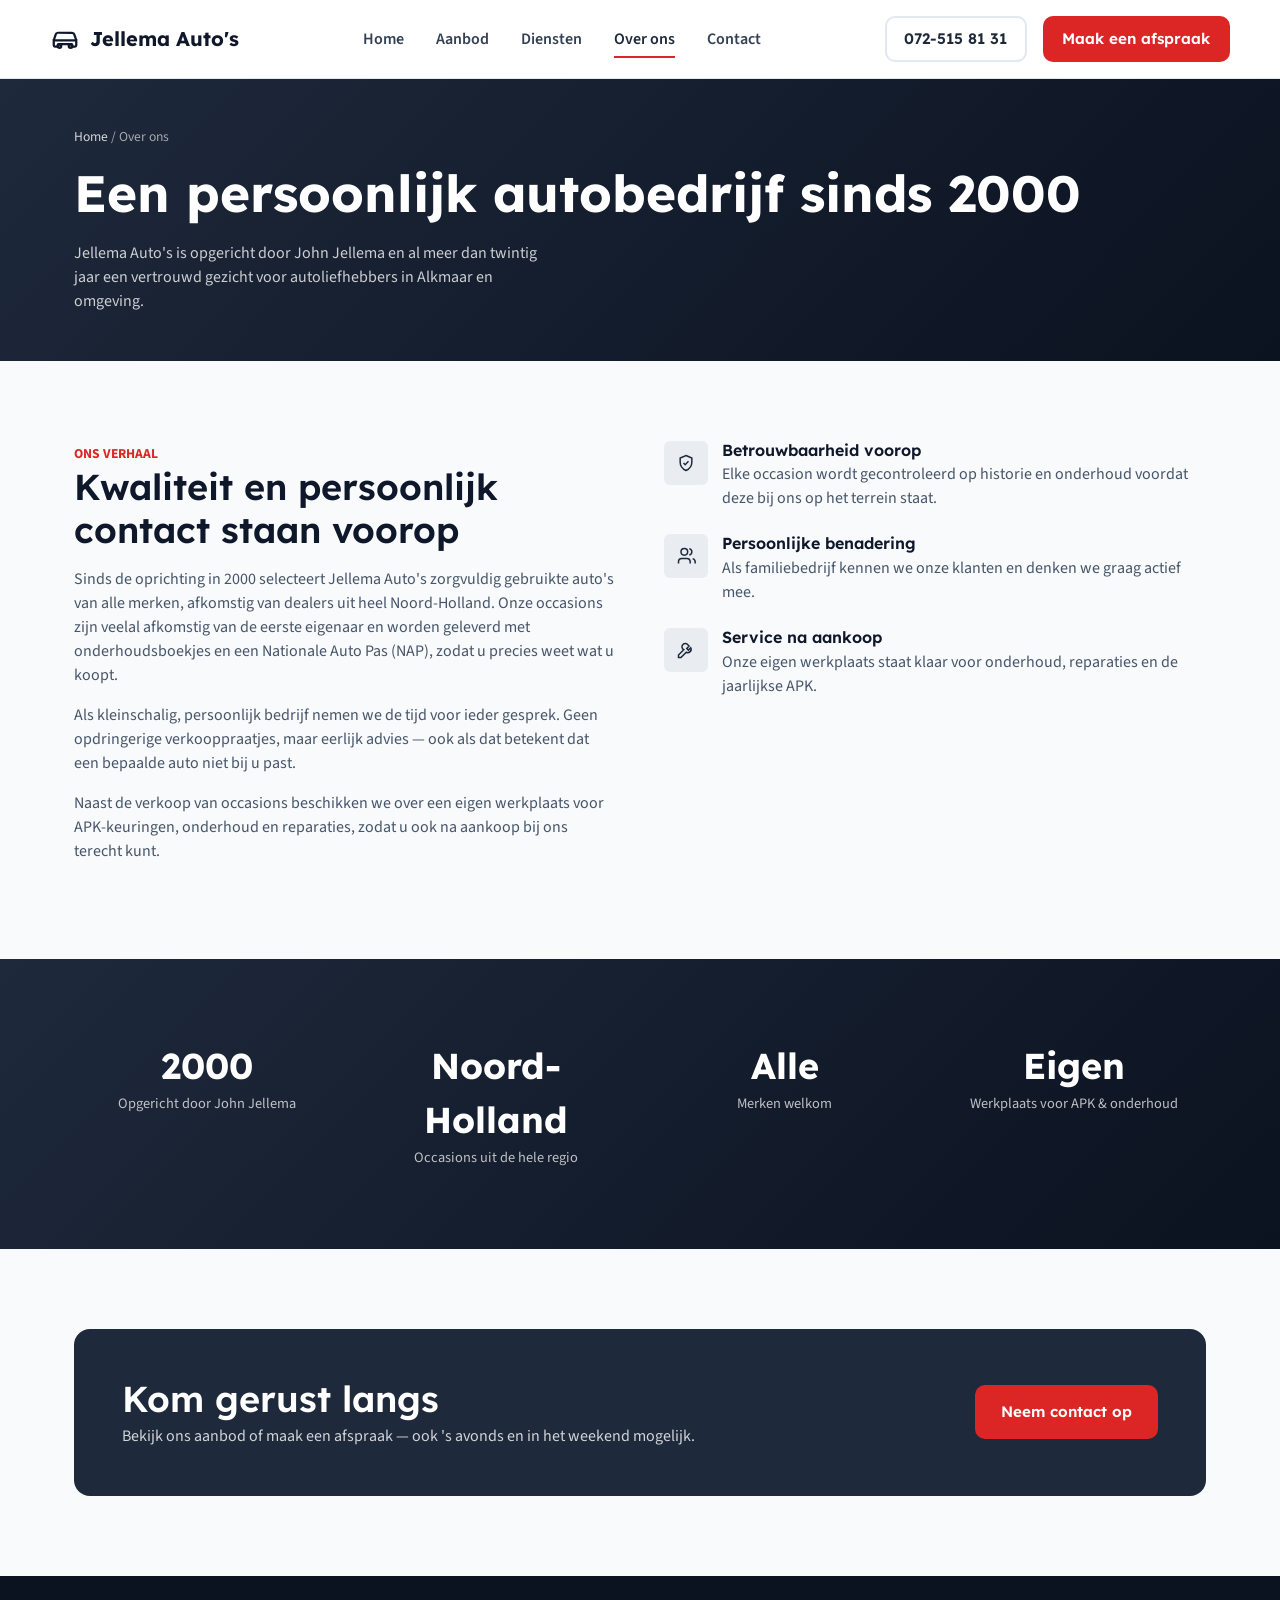
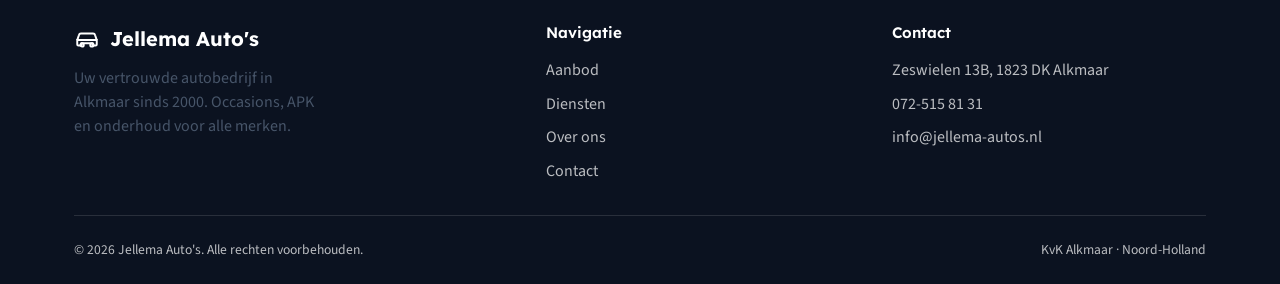
<file: website/over-ons.html>
<!doctype html>
<html lang="nl">
<head>
  <meta charset="UTF-8" />
  <meta name="viewport" content="width=device-width, initial-scale=1, viewport-fit=cover" />
  <title>Over ons — Jellema Auto's Alkmaar</title>
  <meta name="description" content="Jellema Auto's: sinds 2000 een vertrouwd, persoonlijk autobedrijf in Alkmaar. Lees ons verhaal en waar wij voor staan." />
  <link rel="preconnect" href="https://fonts.googleapis.com" />
  <link rel="preconnect" href="https://fonts.gstatic.com" crossorigin />
  <link href="https://fonts.googleapis.com/css2?family=Lexend:wght@400;500;600;700&family=Source+Sans+3:wght@400;500;600;700&display=swap" rel="stylesheet" />
  <link rel="stylesheet" href="assets/css/styles.css" />
</head>
<body>
  <header class="site-header">
    <nav class="nav container" aria-label="Hoofdmenu">
      <a class="brand" href="index.html">
        <svg width="30" height="30" viewBox="0 0 24 24" fill="none" stroke="currentColor" stroke-width="1.8" aria-hidden="true"><path d="M3 13l1.5-4.5A2 2 0 0 1 6.4 7h11.2a2 2 0 0 1 1.9 1.5L21 13"/><path d="M3 13h18v4a1 1 0 0 1-1 1h-2a1 1 0 0 1-1-1v-1H7v1a1 1 0 0 1-1 1H4a1 1 0 0 1-1-1v-4Z"/><circle cx="7.5" cy="17.5" r="1.5"/><circle cx="16.5" cy="17.5" r="1.5"/></svg>
        Jellema Auto's
      </a>
      <ul class="nav-links">
        <li><a href="index.html">Home</a></li>
        <li><a href="aanbod.html">Aanbod</a></li>
        <li><a href="diensten.html">Diensten</a></li>
        <li><a href="over-ons.html" aria-current="page">Over ons</a></li>
        <li><a href="contact.html">Contact</a></li>
      </ul>
      <div class="nav-cta">
        <a class="btn btn-outline btn-outline-dark" style="color:var(--color-primary); border-color:var(--color-border);" href="tel:0725158131">072-515 81 31</a>
        <a class="btn btn-accent" href="contact.html">Maak een afspraak</a>
        <button class="nav-toggle" aria-label="Menu openen" aria-expanded="false">
          <svg viewBox="0 0 24 24" fill="none" stroke="currentColor" stroke-width="2" aria-hidden="true"><path d="M4 6h16M4 12h16M4 18h16"/></svg>
        </button>
      </div>
    </nav>
  </header>

  <main>
    <section class="page-header">
      <div class="container">
        <div class="breadcrumb"><a href="index.html">Home</a> / Over ons</div>
        <h1>Een persoonlijk autobedrijf sinds 2000</h1>
        <p>Jellema Auto's is opgericht door John Jellema en al meer dan twintig jaar een vertrouwd gezicht voor autoliefhebbers in Alkmaar en omgeving.</p>
      </div>
    </section>

    <section class="section">
      <div class="container">
        <div class="contact-grid">
          <div data-reveal>
            <span class="eyebrow" style="color:var(--color-accent); font-weight:700; font-size:0.85rem; text-transform:uppercase;">Ons verhaal</span>
            <h2>Kwaliteit en persoonlijk contact staan voorop</h2>
            <p>Sinds de oprichting in 2000 selecteert Jellema Auto's zorgvuldig gebruikte auto's van alle merken, afkomstig van dealers uit heel Noord-Holland. Onze occasions zijn veelal afkomstig van de eerste eigenaar en worden geleverd met onderhoudsboekjes en een Nationale Auto Pas (NAP), zodat u precies weet wat u koopt.</p>
            <p>Als kleinschalig, persoonlijk bedrijf nemen we de tijd voor ieder gesprek. Geen opdringerige verkooppraatjes, maar eerlijk advies — ook als dat betekent dat een bepaalde auto niet bij u past.</p>
            <p>Naast de verkoop van occasions beschikken we over een eigen werkplaats voor APK-keuringen, onderhoud en reparaties, zodat u ook na aankoop bij ons terecht kunt.</p>
          </div>
          <div data-reveal>
            <ul class="info-list">
              <li>
                <span class="icon"><svg width="20" height="20" viewBox="0 0 24 24" fill="none" stroke="currentColor" stroke-width="1.8" aria-hidden="true"><path d="M12 3l7 3v5c0 4.5-3 8-7 10-4-2-7-5.5-7-10V6l7-3Z"/><path d="M9 12l2 2 4-4"/></svg></span>
                <div>
                  <h3>Betrouwbaarheid voorop</h3>
                  <p>Elke occasion wordt gecontroleerd op historie en onderhoud voordat deze bij ons op het terrein staat.</p>
                </div>
              </li>
              <li>
                <span class="icon"><svg width="20" height="20" viewBox="0 0 24 24" fill="none" stroke="currentColor" stroke-width="1.8" aria-hidden="true"><path d="M17 21v-2a4 4 0 0 0-4-4H7a4 4 0 0 0-4 4v2"/><circle cx="10" cy="7" r="4"/><path d="M23 21v-2a4 4 0 0 0-3-3.87"/><path d="M16 3.13a4 4 0 0 1 0 7.75"/></svg></span>
                <div>
                  <h3>Persoonlijke benadering</h3>
                  <p>Als familiebedrijf kennen we onze klanten en denken we graag actief mee.</p>
                </div>
              </li>
              <li>
                <span class="icon"><svg width="20" height="20" viewBox="0 0 24 24" fill="none" stroke="currentColor" stroke-width="1.8" aria-hidden="true"><path d="M14.7 6.3a4 4 0 1 0-5.4 5.4L3 18v3h3l6.3-6.3a4 4 0 0 0 5.4-5.4l-2.8 2.8-2-2 2.8-2.8Z"/></svg></span>
                <div>
                  <h3>Service na aankoop</h3>
                  <p>Onze eigen werkplaats staat klaar voor onderhoud, reparaties en de jaarlijkse APK.</p>
                </div>
              </li>
            </ul>
          </div>
        </div>
      </div>
    </section>

    <section class="section section-navy">
      <div class="container">
        <div class="stats" data-reveal>
          <div class="stat"><div class="num">2000</div><div class="label">Opgericht door John Jellema</div></div>
          <div class="stat"><div class="num">Noord-Holland</div><div class="label">Occasions uit de hele regio</div></div>
          <div class="stat"><div class="num">Alle</div><div class="label">Merken welkom</div></div>
          <div class="stat"><div class="num">Eigen</div><div class="label">Werkplaats voor APK &amp; onderhoud</div></div>
        </div>
      </div>
    </section>

    <section class="section">
      <div class="container">
        <div class="cta-band" data-reveal>
          <div>
            <h2 style="color:#fff; margin-bottom:0.25rem;">Kom gerust langs</h2>
            <p>Bekijk ons aanbod of maak een afspraak — ook 's avonds en in het weekend mogelijk.</p>
          </div>
          <a class="btn btn-accent" href="contact.html">Neem contact op</a>
        </div>
      </div>
    </section>
  </main>

  <footer class="site-footer">
    <div class="container">
      <div class="footer-grid">
        <div>
          <a class="brand" href="index.html" style="color:#fff;">
            <svg width="26" height="26" viewBox="0 0 24 24" fill="none" stroke="currentColor" stroke-width="1.8" aria-hidden="true"><path d="M3 13l1.5-4.5A2 2 0 0 1 6.4 7h11.2a2 2 0 0 1 1.9 1.5L21 13"/><path d="M3 13h18v4a1 1 0 0 1-1 1h-2a1 1 0 0 1-1-1v-1H7v1a1 1 0 0 1-1 1H4a1 1 0 0 1-1-1v-4Z"/><circle cx="7.5" cy="17.5" r="1.5"/><circle cx="16.5" cy="17.5" r="1.5"/></svg>
            Jellema Auto's
          </a>
          <p style="margin-top:0.75rem; max-width:32ch;">Uw vertrouwde autobedrijf in Alkmaar sinds 2000. Occasions, APK en onderhoud voor alle merken.</p>
        </div>
        <div>
          <h4>Navigatie</h4>
          <ul>
            <li><a href="aanbod.html">Aanbod</a></li>
            <li><a href="diensten.html">Diensten</a></li>
            <li><a href="over-ons.html">Over ons</a></li>
            <li><a href="contact.html">Contact</a></li>
          </ul>
        </div>
        <div>
          <h4>Contact</h4>
          <ul>
            <li>Zeswielen 13B, 1823 DK Alkmaar</li>
            <li><a href="tel:0725158131">072-515 81 31</a></li>
            <li><a href="mailto:info@jellema-autos.nl">info@jellema-autos.nl</a></li>
          </ul>
        </div>
      </div>
      <div class="footer-bottom">
        <span>© <span id="year"></span> Jellema Auto's. Alle rechten voorbehouden.</span>
        <span>KvK Alkmaar &middot; Noord-Holland</span>
      </div>
    </div>
  </footer>

  <script>document.getElementById('year').textContent = new Date().getFullYear();</script>
  <script src="assets/js/main.js"></script>
</body>
</html>
</file>
<file: website/assets/css/styles.css>
/* ==========================================================================
   Jellema Auto's — design tokens + global styles
   Style: Minimalism & Swiss Style | Variance 3/10 | Motion 2/10 (subtle)
   Typography: Lexend (headings) + Source Sans 3 (body)
   ========================================================================== */

:root {
  --color-primary: #1e293b;
  --color-primary-hover: #0f172a;
  --color-on-primary: #ffffff;
  --color-secondary: #334155;
  --color-accent: #dc2626;
  --color-accent-hover: #b91c1c;
  --color-on-accent: #ffffff;
  --color-background: #f8fafc;
  --color-foreground: #0f172a;
  --color-card: #ffffff;
  --color-card-foreground: #0f172a;
  --color-muted: #e9edf1;
  --color-muted-foreground: #475569;
  --color-border: #e2e8f0;
  --color-ring: #1e293b;

  --font-heading: 'Lexend', system-ui, sans-serif;
  --font-body: 'Source Sans 3', system-ui, sans-serif;

  --space-1: 0.5rem;
  --space-2: 1rem;
  --space-3: 1.5rem;
  --space-4: 2rem;
  --space-5: 3rem;
  --space-6: 5rem;

  --radius-sm: 6px;
  --radius-md: 10px;
  --radius-lg: 16px;

  --shadow-sm: 0 1px 2px rgba(15, 23, 42, 0.06);
  --shadow-md: 0 8px 24px rgba(15, 23, 42, 0.08);
  --shadow-lg: 0 16px 40px rgba(15, 23, 42, 0.12);

  --container-max: 1180px;
  --transition-fast: 200ms ease;
  --transition-standard: 300ms ease;
}

@media (prefers-color-scheme: dark) {
  :root:not([data-theme="light"]) {
    --color-background: #0f172a;
    --color-foreground: #f1f5f9;
    --color-card: #1e293b;
    --color-card-foreground: #f1f5f9;
    --color-muted: #1e293b;
    --color-muted-foreground: #94a3b8;
    --color-border: #334155;
  }
}

:root[data-theme="dark"] {
  --color-background: #0f172a;
  --color-foreground: #f1f5f9;
  --color-card: #1e293b;
  --color-card-foreground: #f1f5f9;
  --color-muted: #1e293b;
  --color-muted-foreground: #94a3b8;
  --color-border: #334155;
}

*, *::before, *::after { box-sizing: border-box; }
html { scroll-behavior: smooth; }
@media (prefers-reduced-motion: reduce) {
  html { scroll-behavior: auto; }
  *, *::before, *::after {
    animation-duration: 0.01ms !important;
    animation-iteration-count: 1 !important;
    transition-duration: 0.01ms !important;
    scroll-behavior: auto !important;
  }
}

body {
  margin: 0;
  font-family: var(--font-body);
  background: var(--color-background);
  color: var(--color-foreground);
  line-height: 1.5;
  font-size: 16px;
  -webkit-font-smoothing: antialiased;
}

h1, h2, h3, h4 {
  font-family: var(--font-heading);
  color: var(--color-foreground);
  line-height: 1.2;
  margin: 0 0 var(--space-2);
  font-weight: 600;
}

h1 { font-size: clamp(2.25rem, 4vw, 3.25rem); font-weight: 700; }
h2 { font-size: clamp(1.75rem, 3vw, 2.25rem); }
h3 { font-size: 1.25rem; }

p { margin: 0 0 var(--space-2); color: var(--color-muted-foreground); }

a { color: inherit; }

img, svg { max-width: 100%; display: block; }

.container {
  max-width: var(--container-max);
  margin: 0 auto;
  padding: 0 var(--space-3);
}

/* ---- Buttons ---- */
.btn {
  display: inline-flex;
  align-items: center;
  gap: 0.5rem;
  padding: 0.85rem 1.5rem;
  border-radius: var(--radius-md);
  font-family: var(--font-heading);
  font-weight: 600;
  font-size: 0.95rem;
  text-decoration: none;
  cursor: pointer;
  border: 2px solid transparent;
  transition: background-color var(--transition-fast), border-color var(--transition-fast), transform var(--transition-fast), box-shadow var(--transition-fast);
  min-height: 44px;
}
.btn:hover { transform: translateY(-2px); }
.btn:active { transform: translateY(0); }
.btn:focus-visible {
  outline: 3px solid var(--color-ring);
  outline-offset: 2px;
}
.btn-accent {
  background: var(--color-accent);
  color: var(--color-on-accent);
}
.btn-accent:hover { background: var(--color-accent-hover); box-shadow: 0 10px 24px rgba(220,38,38,0.28); }
.btn-outline {
  background: transparent;
  color: var(--color-on-primary);
  border-color: rgba(255, 255, 255, 0.5);
}
.btn-outline:hover { border-color: #fff; background: rgba(255,255,255,0.08); }
.btn-primary {
  background: var(--color-primary);
  color: var(--color-on-primary);
}
.btn-primary:hover { background: var(--color-primary-hover); box-shadow: 0 10px 24px rgba(15,23,42,0.22); }
.btn svg { transition: transform var(--transition-fast) ease; }
.btn:hover svg { transform: translateX(3px); }

/* ---- Header / Nav ---- */
.site-header {
  position: sticky;
  top: 0;
  z-index: 50;
  background: var(--color-card);
  border-bottom: 1px solid var(--color-border);
}
.nav {
  display: flex;
  align-items: center;
  justify-content: space-between;
  padding: 1rem 0;
}
.brand {
  display: flex;
  align-items: center;
  gap: 0.6rem;
  text-decoration: none;
  font-family: var(--font-heading);
  font-weight: 700;
  font-size: 1.25rem;
  color: var(--color-foreground);
}
.brand svg { flex-shrink: 0; transition: transform var(--transition-standard) ease; }
.brand:hover svg { transform: rotate(-6deg) scale(1.08); color: var(--color-accent); }
.nav-links {
  display: flex;
  align-items: center;
  gap: var(--space-4);
  list-style: none;
  margin: 0;
  padding: 0;
}
.nav-links a {
  position: relative;
  text-decoration: none;
  font-weight: 600;
  color: var(--color-secondary);
  padding: 0.5rem 0;
  transition: color var(--transition-fast);
}
.nav-links a::after {
  content: '';
  position: absolute;
  left: 50%;
  right: 50%;
  bottom: 0;
  height: 2px;
  background: var(--color-primary);
  transition: left var(--transition-standard), right var(--transition-standard);
}
.nav-links a:hover,
.nav-links a[aria-current="page"] {
  color: var(--color-primary);
}
.nav-links a:hover::after,
.nav-links a[aria-current="page"]::after {
  left: 0;
  right: 0;
}
.nav-links a[aria-current="page"]::after { background: var(--color-accent); }
.nav-cta { display: flex; align-items: center; gap: var(--space-2); }
.nav-cta .btn { padding: 0.6rem 1.1rem; }
.nav-toggle {
  display: none;
  background: none;
  border: none;
  cursor: pointer;
  padding: 0.5rem;
  min-width: 44px;
  min-height: 44px;
}
.nav-toggle svg { width: 26px; height: 26px; transition: transform var(--transition-standard) ease; }
body[data-nav-open="true"] .nav-toggle svg { transform: rotate(90deg); }

@media (max-width: 860px) {
  .nav-cta .btn-outline-dark { display: none; }
  .nav-links {
    position: absolute;
    top: 100%;
    left: 0;
    right: 0;
    flex-direction: column;
    align-items: flex-start;
    background: var(--color-card);
    border-bottom: 1px solid var(--color-border);
    padding: 0 var(--space-3);
    gap: var(--space-2);
    max-height: 0;
    opacity: 0;
    overflow: hidden;
    transition: max-height var(--transition-standard) ease, opacity var(--transition-fast) ease, padding var(--transition-standard) ease;
  }
  body[data-nav-open="true"] .nav-links {
    max-height: 24rem;
    opacity: 1;
    padding: var(--space-2) var(--space-3) var(--space-3);
  }
  .nav-toggle { display: inline-flex; align-items: center; justify-content: center; }
}

/* ---- Hero ---- */
.hero {
  background: linear-gradient(135deg, var(--color-primary) 0%, #0b1220 100%);
  color: var(--color-on-primary);
  position: relative;
  overflow: hidden;
}
.hero .container {
  padding-top: var(--space-6);
  padding-bottom: var(--space-6);
  display: grid;
  grid-template-columns: 1.1fr 0.9fr;
  gap: var(--space-5);
  align-items: center;
  position: relative;
  z-index: 1;
}
.hero h1,
.hero h2 { color: #ffffff; }
.hero-eyebrow {
  display: inline-flex;
  align-items: center;
  gap: 0.5rem;
  background: rgba(255,255,255,0.08);
  border: 1px solid rgba(255,255,255,0.18);
  padding: 0.4rem 0.9rem;
  border-radius: 999px;
  font-size: 0.85rem;
  font-weight: 600;
  margin-bottom: var(--space-3);
}
.hero p.lead {
  color: rgba(255,255,255,0.82);
  font-size: 1.1rem;
  max-width: 46ch;
}
.hero-actions { display: flex; gap: var(--space-2); flex-wrap: wrap; margin-top: var(--space-3); }
.hero-art {
  aspect-ratio: 4/3;
  border-radius: var(--radius-lg);
  background: rgba(255,255,255,0.04);
  border: 1px solid rgba(255,255,255,0.12);
  display: flex;
  align-items: center;
  justify-content: center;
  overflow: hidden;
}
.hero-art svg {
  width: 78%;
  height: auto;
  animation: hero-float 5s ease-in-out infinite;
}
.hero-bg-shape {
  position: absolute;
  inset: 0;
  background-image:
    radial-gradient(circle at 85% 15%, rgba(220,38,38,0.16), transparent 45%),
    radial-gradient(circle at 10% 85%, rgba(255,255,255,0.06), transparent 40%);
  z-index: 0;
}
.hero-bg-shape::after {
  content: '';
  position: absolute;
  inset: 0;
  background-image: linear-gradient(90deg, transparent 0%, rgba(255,255,255,0.05) 50%, transparent 100%);
  background-size: 200% 100%;
  animation: hero-sheen 8s linear infinite;
}
@keyframes hero-float {
  0%, 100% { transform: translateY(0); }
  50% { transform: translateY(-8px); }
}
@keyframes hero-sheen {
  0% { background-position: 200% 0; }
  100% { background-position: -200% 0; }
}
@media (prefers-reduced-motion: reduce) {
  .hero-art svg { animation: none; }
  .hero-bg-shape::after { animation: none; }
}

/* ---- Value strip ---- */
.value-strip {
  background: var(--color-card);
  border-bottom: 1px solid var(--color-border);
}
.value-strip .container {
  display: grid;
  grid-template-columns: repeat(4, 1fr);
  gap: var(--space-3);
  padding-top: var(--space-4);
  padding-bottom: var(--space-4);
}
.value-item {
  display: flex;
  align-items: flex-start;
  gap: 0.75rem;
}
.value-item .icon {
  flex-shrink: 0;
  width: 40px;
  height: 40px;
  border-radius: var(--radius-sm);
  background: var(--color-muted);
  display: flex;
  align-items: center;
  justify-content: center;
  color: var(--color-primary);
  transition: background var(--transition-standard) ease, color var(--transition-standard) ease, transform var(--transition-standard) ease;
}
.value-item:hover .icon {
  background: var(--color-primary);
  color: #ffffff;
  transform: translateY(-3px);
}
.value-item h3 { font-size: 1rem; margin-bottom: 0.15rem; }
.value-item p { font-size: 0.9rem; margin: 0; }

/* ---- Sections ---- */
.section { padding: var(--space-6) 0; }
.section-muted { background: var(--color-muted); }
.section-navy {
  background: linear-gradient(135deg, var(--color-primary) 0%, #0b1220 100%);
  color: #ffffff;
}
.section-navy .stat .num { color: #ffffff; }
.section-navy .stat .label { color: rgba(255,255,255,0.72); }
.section-head { max-width: 60ch; margin-bottom: var(--space-4); }
.section-head .eyebrow {
  display: inline-block;
  color: var(--color-accent);
  font-weight: 700;
  font-size: 0.85rem;
  letter-spacing: 0.04em;
  text-transform: uppercase;
  margin-bottom: 0.5rem;
}

/* ---- Cards / grid ---- */
.grid {
  display: grid;
  gap: var(--space-3);
}
.grid-3 { grid-template-columns: repeat(3, 1fr); }
.grid-4 { grid-template-columns: repeat(4, 1fr); }

.card {
  background: var(--color-card);
  color: var(--color-card-foreground);
  border: 1px solid var(--color-border);
  border-radius: var(--radius-lg);
  overflow: hidden;
  transition: box-shadow var(--transition-standard), transform var(--transition-standard), border-color var(--transition-standard);
}
.card:hover {
  box-shadow: var(--shadow-md);
  transform: translateY(-4px);
  border-color: var(--color-primary);
}

.car-card-media {
  aspect-ratio: 16/10;
  background: linear-gradient(160deg, #eef2f7 0%, #dde5ee 60%, #cfd9e5 100%);
  display: flex;
  align-items: center;
  justify-content: center;
  color: var(--color-primary);
  position: relative;
  overflow: hidden;
}
.car-card-media svg {
  width: 56%;
  transition: transform var(--transition-standard) ease;
}
.card:hover .car-card-media svg { transform: scale(1.06) translateY(-2px); }
.car-card-badge {
  position: absolute;
  top: 0.75rem;
  left: 0.75rem;
  background: var(--color-accent);
  color: #fff;
  font-size: 0.75rem;
  font-weight: 700;
  padding: 0.3rem 0.6rem;
  border-radius: 999px;
}
.car-card-body { padding: var(--space-3); }
.car-card-body h3 { margin-bottom: 0.25rem; }
.car-card-meta {
  display: flex;
  flex-wrap: wrap;
  gap: 0.4rem 0.9rem;
  font-size: 0.85rem;
  color: var(--color-muted-foreground);
  margin: 0.5rem 0 0.9rem;
  list-style: none;
  padding: 0;
}
.car-card-meta li { display: flex; align-items: center; gap: 0.35rem; }
.car-card-price {
  font-family: var(--font-heading);
  font-weight: 700;
  font-size: 1.35rem;
  color: var(--color-foreground);
}
.car-card-footer {
  display: flex;
  align-items: center;
  justify-content: space-between;
  padding-top: var(--space-2);
  border-top: 1px solid var(--color-border);
  margin-top: var(--space-2);
}

.service-card { padding: var(--space-4); text-align: left; }
.service-card .icon {
  width: 56px;
  height: 56px;
  border-radius: var(--radius-md);
  background: var(--color-muted);
  color: var(--color-primary);
  display: flex;
  align-items: center;
  justify-content: center;
  margin-bottom: var(--space-2);
  transition: background var(--transition-standard) ease, color var(--transition-standard) ease, transform var(--transition-standard) ease;
}
.service-card:hover .icon {
  background: var(--color-primary);
  color: #ffffff;
  transform: scale(1.08) rotate(-4deg);
}

.notice-banner {
  background: #fff7ed;
  border: 1px solid #fed7aa;
  color: #7c2d12;
  border-radius: var(--radius-md);
  padding: var(--space-3);
  font-size: 0.9rem;
  margin-top: var(--space-4);
}
.notice-banner strong { display: block; margin-bottom: 0.2rem; }

/* ---- Proof / stats ---- */
.stats {
  display: grid;
  grid-template-columns: repeat(4, 1fr);
  gap: var(--space-3);
  text-align: center;
}
.stat .num {
  font-family: var(--font-heading);
  font-size: 2.25rem;
  font-weight: 700;
  color: var(--color-primary);
}
.stat .label { font-size: 0.9rem; color: var(--color-muted-foreground); }

/* ---- CTA band ---- */
.cta-band {
  background: var(--color-primary);
  color: var(--color-on-primary);
  border-radius: var(--radius-lg);
  padding: var(--space-5);
  display: flex;
  align-items: center;
  justify-content: space-between;
  gap: var(--space-3);
  flex-wrap: wrap;
}
.cta-band p { color: rgba(255,255,255,0.8); margin: 0.25rem 0 0; }

/* ---- Contact / forms ---- */
.contact-grid {
  display: grid;
  grid-template-columns: 1fr 1fr;
  gap: var(--space-5);
  align-items: start;
}
.info-list { list-style: none; margin: 0; padding: 0; display: flex; flex-direction: column; gap: var(--space-3); }
.info-list li { display: flex; gap: 0.9rem; align-items: flex-start; }
.info-list .icon {
  width: 44px; height: 44px; border-radius: var(--radius-sm);
  background: var(--color-muted); color: var(--color-primary);
  display: flex; align-items: center; justify-content: center; flex-shrink: 0;
}
.info-list h3 { margin-bottom: 0.15rem; font-size: 1rem; }
.info-list p { margin: 0; }

.map-frame {
  border-radius: var(--radius-lg);
  overflow: hidden;
  border: 1px solid var(--color-border);
  aspect-ratio: 16/10;
}
.map-frame iframe { width: 100%; height: 100%; border: 0; }

.form-field { margin-bottom: var(--space-2); display: flex; flex-direction: column; gap: 0.35rem; }
.form-field label { font-weight: 600; font-size: 0.9rem; }
.form-field input,
.form-field textarea {
  font-family: var(--font-body);
  font-size: 1rem;
  padding: 0.75rem 0.9rem;
  border: 1px solid var(--color-border);
  border-radius: var(--radius-sm);
  background: var(--color-card);
  color: var(--color-foreground);
  min-height: 44px;
}
.form-field textarea { min-height: 120px; resize: vertical; }
.form-field input:focus-visible,
.form-field textarea:focus-visible {
  outline: 3px solid var(--color-ring);
  outline-offset: 1px;
  border-color: var(--color-primary);
}

/* ---- Footer ---- */
.site-footer {
  background: #0b1220;
  color: rgba(255,255,255,0.72);
  padding: var(--space-5) 0 var(--space-3);
}
.footer-grid {
  display: grid;
  grid-template-columns: 1.4fr 1fr 1fr;
  gap: var(--space-4);
  padding-bottom: var(--space-4);
  border-bottom: 1px solid rgba(255,255,255,0.12);
}
.footer-grid h4 { color: #fff; font-size: 0.95rem; margin-bottom: var(--space-2); }
.footer-grid ul { list-style: none; margin: 0; padding: 0; display: flex; flex-direction: column; gap: 0.6rem; }
.footer-grid a { text-decoration: none; color: inherit; }
.footer-grid a:hover { color: #fff; }
.footer-bottom {
  display: flex;
  justify-content: space-between;
  align-items: center;
  padding-top: var(--space-3);
  font-size: 0.85rem;
  flex-wrap: wrap;
  gap: 0.5rem;
}

/* ---- Entrance animation ----
   CSS-only (no scroll/JS dependency): plays once on load and always
   resolves to the fully visible end state, so content never depends on
   an IntersectionObserver firing (full-page captures, crawlers, slow JS). */
[data-reveal] {
  animation: reveal-in 600ms cubic-bezier(0.16, 1, 0.3, 1) both;
}
[data-reveal] > * { animation: inherit; }
.grid[data-reveal] > *:nth-child(1) { animation-delay: 0ms; }
.grid[data-reveal] > *:nth-child(2) { animation-delay: 80ms; }
.grid[data-reveal] > *:nth-child(3) { animation-delay: 160ms; }
.grid[data-reveal] > *:nth-child(4) { animation-delay: 240ms; }
.grid[data-reveal] > *:nth-child(5) { animation-delay: 320ms; }
.grid[data-reveal] > *:nth-child(6) { animation-delay: 400ms; }
.stats[data-reveal] > *:nth-child(1) { animation-delay: 0ms; }
.stats[data-reveal] > *:nth-child(2) { animation-delay: 80ms; }
.stats[data-reveal] > *:nth-child(3) { animation-delay: 160ms; }
.stats[data-reveal] > *:nth-child(4) { animation-delay: 240ms; }
@keyframes reveal-in {
  from { opacity: 0; transform: translateY(16px); }
  to { opacity: 1; transform: none; }
}
@media (prefers-reduced-motion: reduce) {
  [data-reveal],
  [data-reveal] > * { animation: none; opacity: 1; transform: none; }
}

/* ---- Page header (inner pages) ---- */
.page-header {
  background: linear-gradient(135deg, var(--color-primary) 0%, #0b1220 100%);
  color: var(--color-on-primary);
  padding: var(--space-5) 0 var(--space-4);
}
.page-header h1 { color: #ffffff; }
.page-header p { color: rgba(255,255,255,0.78); max-width: 60ch; }
.breadcrumb { font-size: 0.85rem; color: rgba(255,255,255,0.6); margin-bottom: var(--space-2); }
.breadcrumb a { color: rgba(255,255,255,0.8); text-decoration: none; }
.breadcrumb a:hover { color: #fff; }

/* ---- Filter bar (aanbod) ---- */
.filter-bar {
  display: flex;
  gap: 0.6rem;
  flex-wrap: wrap;
  margin-bottom: var(--space-4);
}
.filter-chip {
  border: 1px solid var(--color-border);
  background: var(--color-card);
  padding: 0.5rem 1rem;
  border-radius: 999px;
  font-size: 0.85rem;
  font-weight: 600;
  color: var(--color-secondary);
  cursor: pointer;
  transition: background var(--transition-fast) ease, color var(--transition-fast) ease, border-color var(--transition-fast) ease, transform var(--transition-fast) ease;
}
.filter-chip:hover { border-color: var(--color-primary); color: var(--color-primary); transform: translateY(-1px); }
.filter-chip.active { background: var(--color-primary); color: #fff; border-color: var(--color-primary); }

/* ---- Responsive ---- */
@media (max-width: 1024px) {
  .grid-4 { grid-template-columns: repeat(2, 1fr); }
  .stats { grid-template-columns: repeat(2, 1fr); gap: var(--space-4); }
  .footer-grid { grid-template-columns: 1fr 1fr; }
}
@media (max-width: 860px) {
  .hero .container { grid-template-columns: 1fr; }
  .hero-art { order: -1; max-width: 420px; margin: 0 auto; }
  .value-strip .container { grid-template-columns: repeat(2, 1fr); }
  .contact-grid { grid-template-columns: 1fr; }
  .grid-3 { grid-template-columns: 1fr; }
}
@media (max-width: 640px) {
  .grid-4 { grid-template-columns: 1fr 1fr; }
  .value-strip .container { grid-template-columns: 1fr; }
  .cta-band { flex-direction: column; align-items: flex-start; text-align: left; }
  .footer-grid { grid-template-columns: 1fr; }
  .footer-bottom { flex-direction: column; align-items: flex-start; }
}
@media (max-width: 375px) {
  .grid-4 { grid-template-columns: 1fr; }
}
</file>
